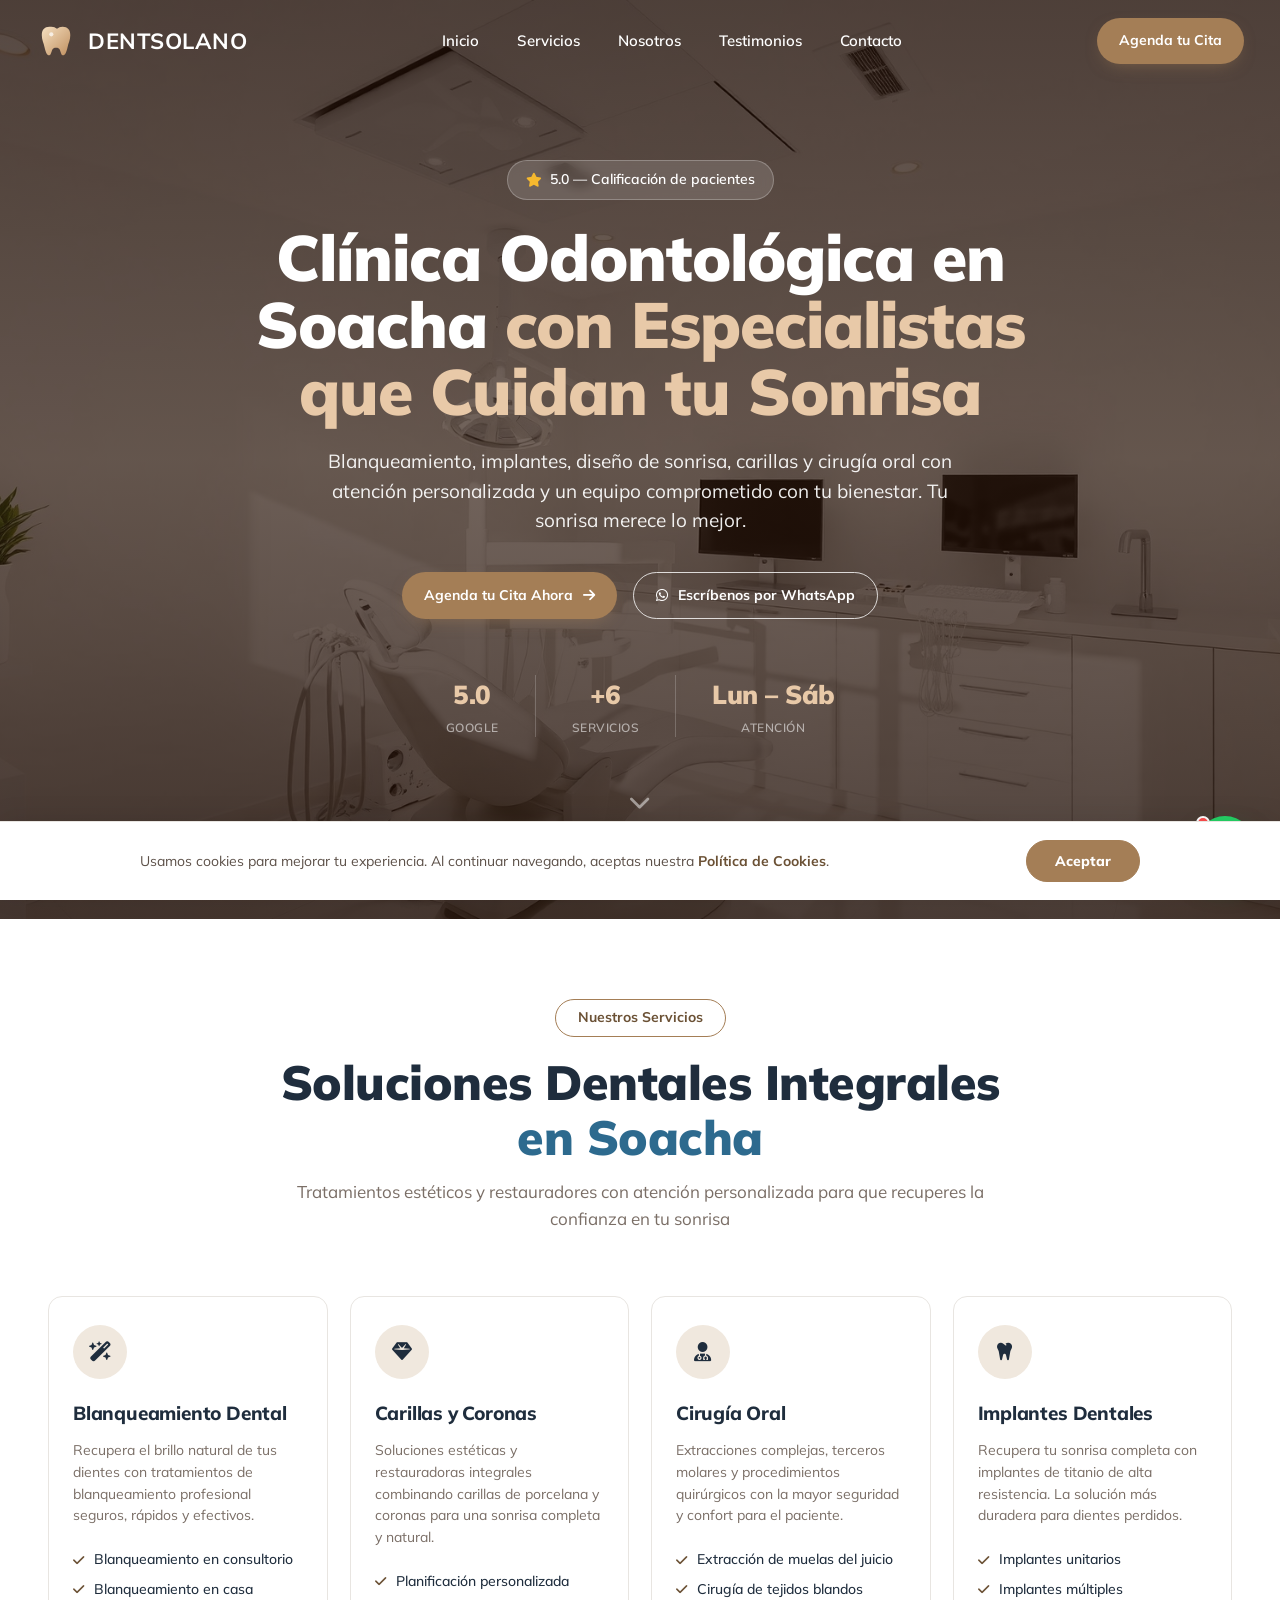
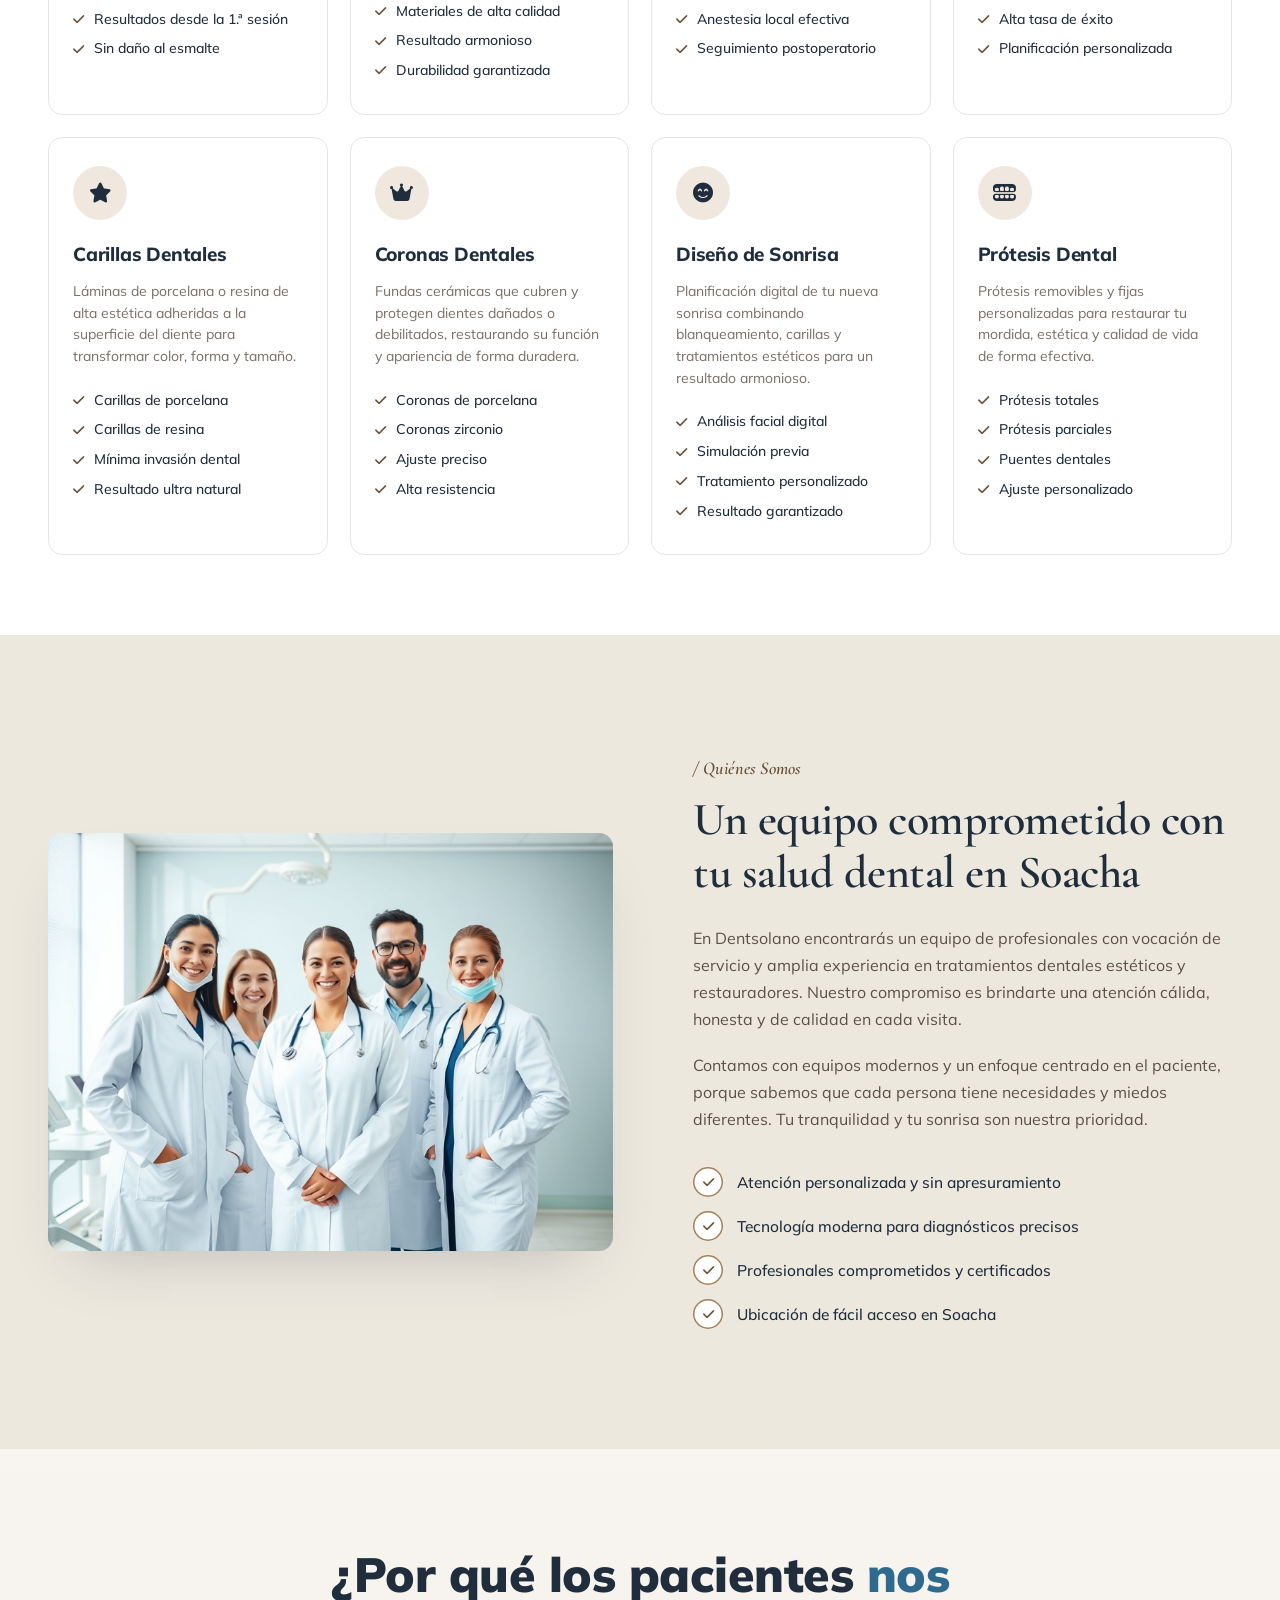
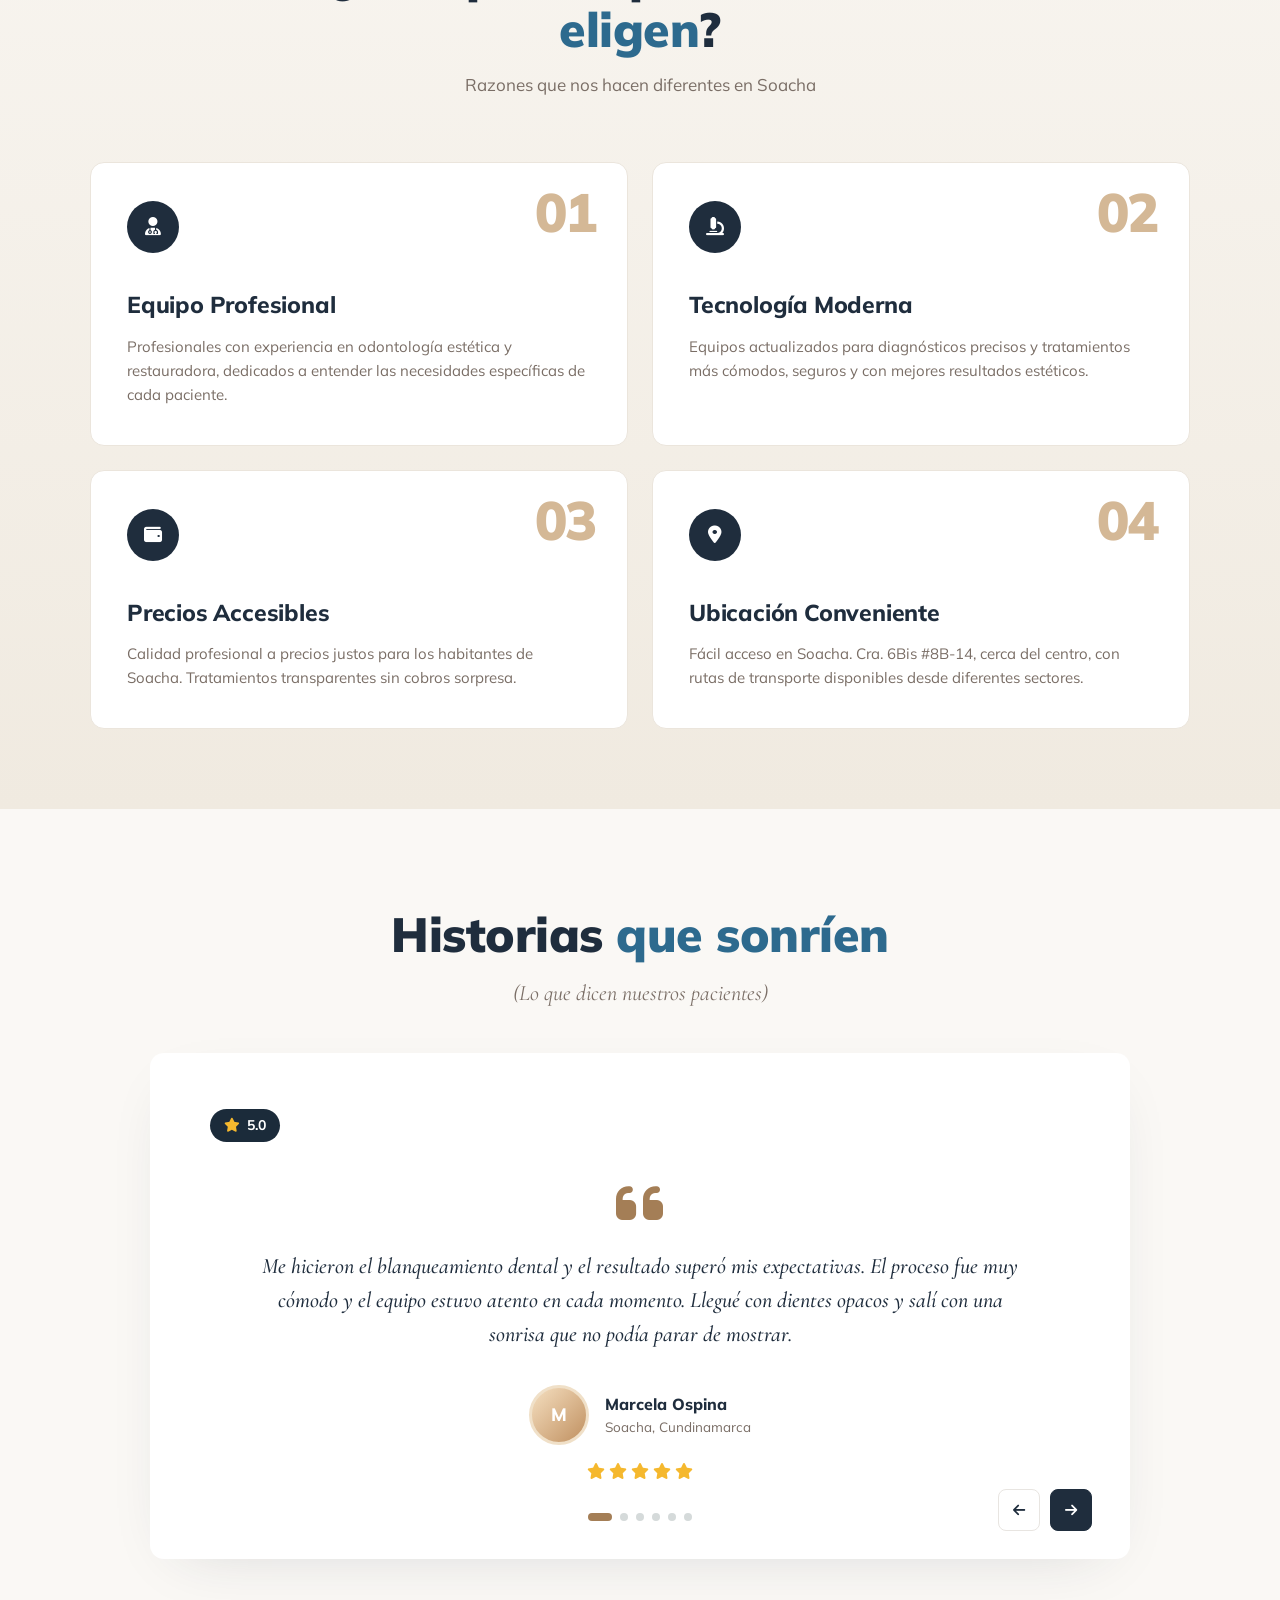
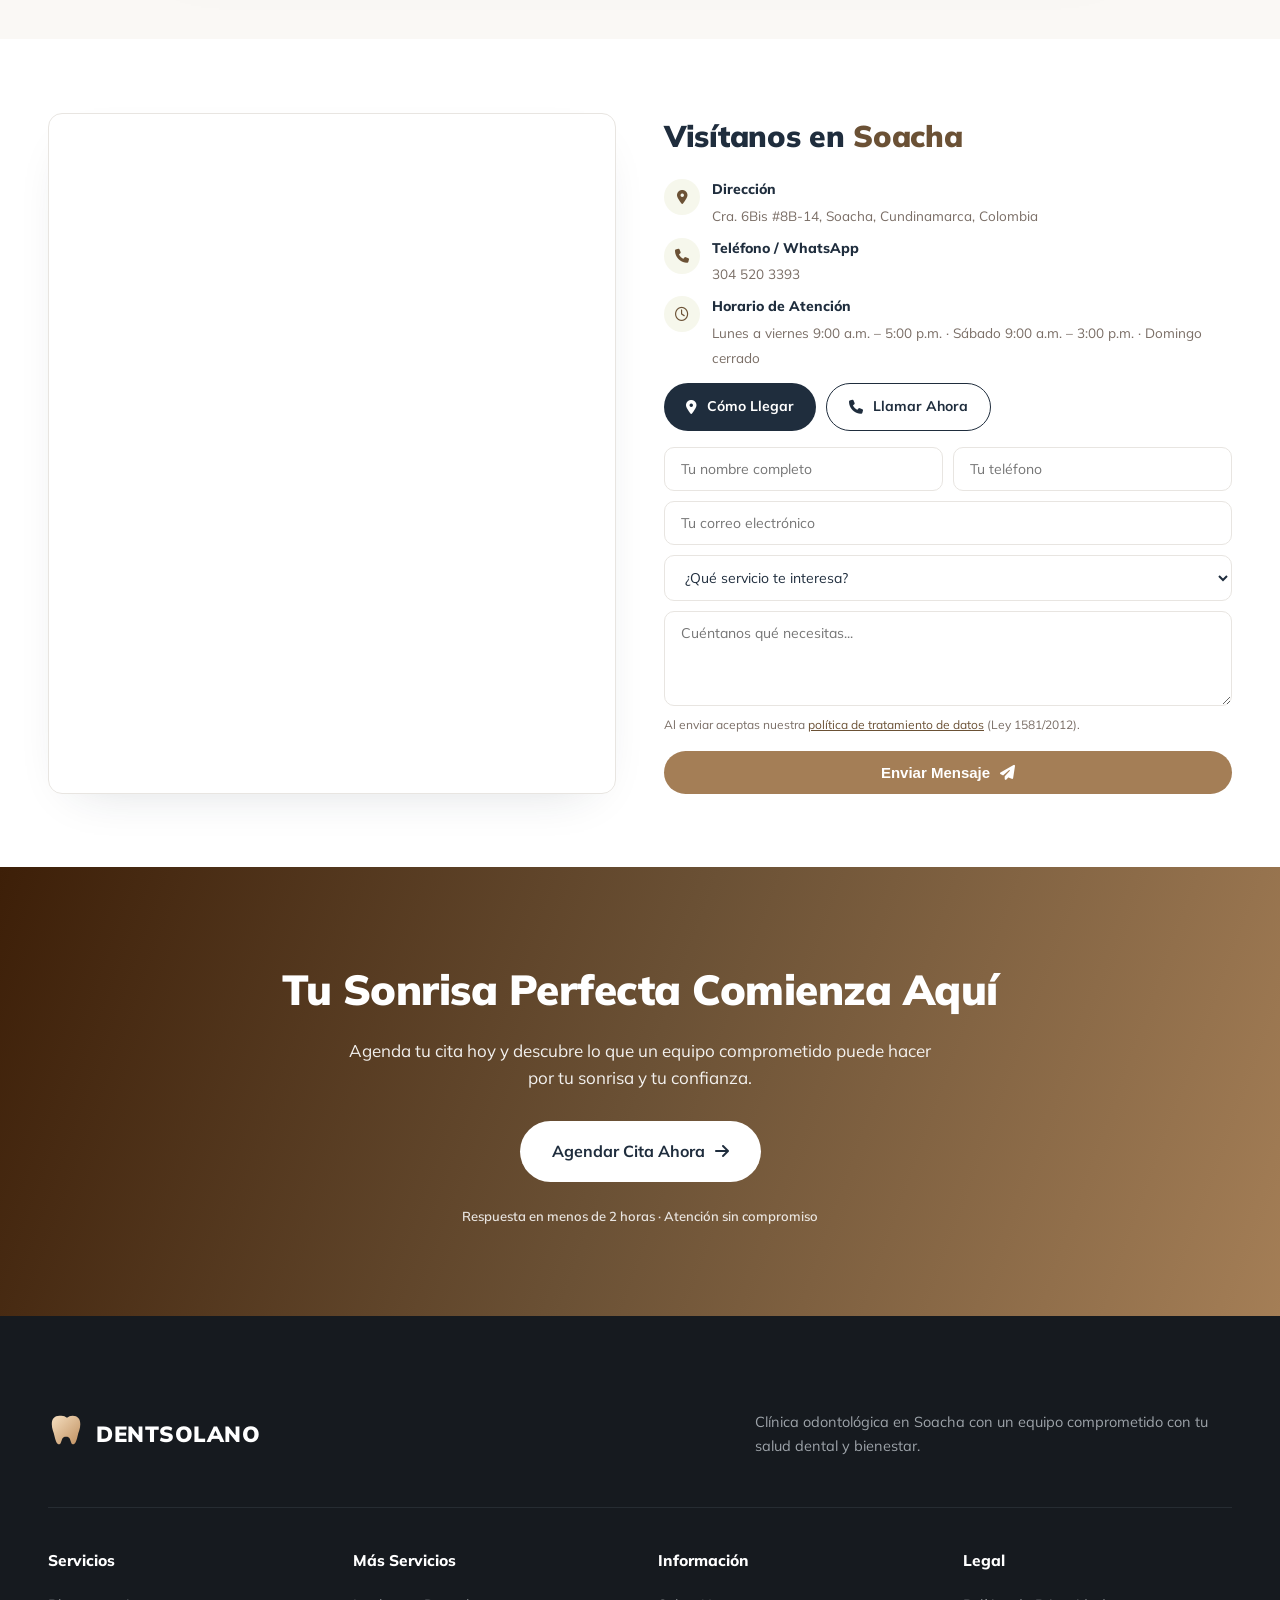
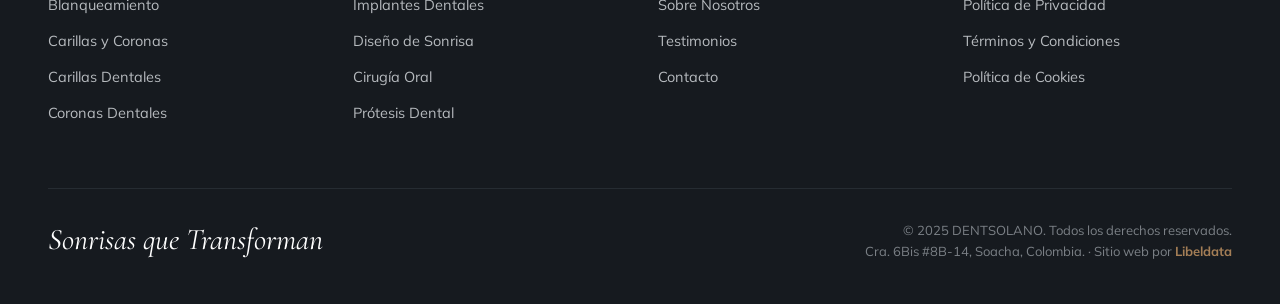
<file: index.html>
<!DOCTYPE html>
<html lang="es">
<head>
<meta charset="UTF-8" />
<meta name="viewport" content="width=device-width, initial-scale=1.0" />
<title>DENTSOLANO — Clínica Odontológica en Soacha</title>

<!-- ═══ SEO BÁSICO ═══ -->
<meta name="description" content="Clínica odontológica en Soacha con atención personalizada y tecnología moderna. Blanqueamiento, implantes, diseño de sonrisa, cirugía oral, carillas y prótesis dental. Agenda tu cita hoy."/>
<meta name="keywords" content="clínica odontológica Soacha, dentista Soacha, implantes Soacha, blanqueamiento dental Soacha, Dentsolano Soacha, diseño de sonrisa Soacha, carillas dentales Soacha, coronas dentales Soacha, prótesis dental Soacha, odontología Cundinamarca, dental implants Soacha, teeth whitening Soacha, dental crowns Soacha, smile design Soacha, veneers Soacha"/>
<meta name="author" content="Dentsolano"/>
<meta name="robots" content="index, follow"/>
<link rel="canonical" href="https://dentsolano.netlify.app/"/>

<!-- ═══ OPEN GRAPH ═══ -->
<meta property="og:type" content="website"/>
<meta property="og:url" content="https://dentsolano.netlify.app/"/>
<meta property="og:title" content="Dentsolano — Clínica Odontológica en Soacha"/>
<meta property="og:description" content="Transformamos tu sonrisa con atención personalizada y un equipo comprometido. Implantes, blanqueamiento, diseño de sonrisa y más en Soacha."/>
<meta property="og:image" content="https://dentsolano.netlify.app/img/hero.jpg"/>
<meta property="og:image:width" content="1200"/>
<meta property="og:image:height" content="630"/>
<meta property="og:locale" content="es_CO"/>
<meta property="og:site_name" content="Dentsolano"/>

<!-- ═══ TWITTER/X CARD ═══ -->
<meta name="twitter:card" content="summary_large_image"/>
<meta name="twitter:title" content="Dentsolano — Clínica Odontológica en Soacha"/>
<meta name="twitter:description" content="Transformamos tu sonrisa con atención personalizada y especialistas comprometidos en Soacha."/>
<meta name="twitter:image" content="https://dentsolano.netlify.app/img/hero.jpg"/>

<!-- ═══ GEO (SEO local) ═══ -->
<meta name="geo.region" content="CO-CUN"/>
<meta name="geo.placename" content="Soacha, Cundinamarca, Colombia"/>
<meta name="geo.position" content="4.5792;-74.2158"/>
<meta name="ICBM" content="4.5792, -74.2158"/>

<!-- Favicon Dentsolano -->
<link rel="icon" type="image/svg+xml" href="data:image/svg+xml,<svg xmlns='http://www.w3.org/2000/svg' viewBox='0 0 40 40'><rect width='40' height='40' rx='8' fill='%23a47e56'/><path d='M12 5 C 7 5, 4 8, 4 14 C 4 19, 6 22, 7 27 C 8 31, 9 35, 12 35 C 14 35, 14 30, 16 28 C 17 27, 18 27, 19 27 C 20 27, 21 27, 22 28 C 24 30, 24 35, 26 35 C 29 35, 30 31, 31 27 C 32 22, 34 19, 34 14 C 34 8, 31 5, 26 5 C 23 5, 22 6, 20 7 C 18 6, 17 5, 14 5 Z' fill='white'/></svg>"/>

<link rel="preconnect" href="https://fonts.googleapis.com">
<link rel="preconnect" href="https://fonts.gstatic.com" crossorigin>
<link href="https://fonts.googleapis.com/css2?family=Mulish:wght@400;500;600;700;800;900&family=Cormorant+Garamond:ital,wght@0,500;0,600;1,400;1,500;1,600&display=swap" rel="stylesheet">
<link rel="stylesheet" href="https://cdnjs.cloudflare.com/ajax/libs/font-awesome/6.5.0/css/all.min.css">
<link rel="stylesheet" href="css/main.css"/>
</head>
<body>

<!-- LOGO SVG gradient -->
<svg width="0" height="0" style="position:absolute;overflow:hidden" aria-hidden="true">
  <defs>
    <linearGradient id="toothGrad" x1="0%" y1="0%" x2="100%" y2="100%">
      <stop offset="0%" stop-color="#f5dfc0"/>
      <stop offset="100%" stop-color="#c09060"/>
    </linearGradient>
  </defs>
</svg>

<!-- ============ NAV ============ -->
<header class="nav">
  <div class="nav-inner">
    <a class="logo" href="#inicio">
      <span class="mark">
        <svg width="38" height="38" viewBox="0 0 40 40">
          <path d="M12 5 C 7 5, 4 8, 4 14 C 4 19, 6 22, 7 27 C 8 31, 9 35, 12 35 C 14 35, 14 30, 16 28 C 17 27, 18 27, 19 27 C 20 27, 21 27, 22 28 C 24 30, 24 35, 26 35 C 29 35, 30 31, 31 27 C 32 22, 34 19, 34 14 C 34 8, 31 5, 26 5 C 23 5, 22 6, 20 7 C 18 6, 17 5, 14 5 Z"
            fill="url(#toothGrad)"/>
          <circle cx="14" cy="13" r="2.2" fill="white" opacity=".7"/>
        </svg>
      </span>
      <span><strong>DENTSOLANO</strong></span>
    </a>
    <nav>
      <ul class="nav-links">
        <li><a href="#inicio">Inicio</a></li>
        <li><a href="#servicios">Servicios</a></li>
        <li><a href="#nosotros">Nosotros</a></li>
        <li><a href="#testimonios">Testimonios</a></li>
        <li><a href="#contacto">Contacto</a></li>
      </ul>
    </nav>
    <a href="#contacto" class="btn btn-teal nav-cta-btn">Agenda tu Cita</a>
    <button class="menu-btn" id="menuBtn" aria-label="Menú">
      <span></span><span></span><span></span>
    </button>
  </div>
  <div class="mobile-menu" id="mobileMenu">
    <a href="#inicio"      onclick="closeMobile()">Inicio</a>
    <a href="#servicios"   onclick="closeMobile()">Servicios</a>
    <a href="#nosotros"    onclick="closeMobile()">Nosotros</a>
    <a href="#testimonios" onclick="closeMobile()">Testimonios</a>
    <a href="#contacto"    onclick="closeMobile()">Contacto</a>
    <a href="#contacto" class="btn-mobile-cta" onclick="closeMobile()">Agenda tu Cita</a>
  </div>
</header>

<!-- ============ HERO ============ -->
<section id="inicio" class="hero" style="padding:0">
  <div class="hero-bg"></div>
  <div class="hero-overlay"></div>
  <div class="hero-content">
    <span class="badge"><i class="fa-solid fa-star star"></i> 5.0 — Calificación de pacientes</span>
    <h1>Clínica Odontológica en Soacha <span class="accent">con Especialistas que Cuidan tu Sonrisa</span></h1>
    <p class="lede">Blanqueamiento, implantes, diseño de sonrisa, carillas y cirugía oral con atención personalizada y un equipo comprometido con tu bienestar. Tu sonrisa merece lo mejor.</p>
    <div class="hero-ctas">
      <a href="#contacto" class="btn btn-teal">Agenda tu Cita Ahora <i class="fa-solid fa-arrow-right"></i></a>
      <a href="https://wa.me/573045203393" target="_blank" class="btn btn-outline-white"><i class="fa-brands fa-whatsapp"></i> Escríbenos por WhatsApp</a>
    </div>
    <div class="hero-stats">
      <div class="hero-stat"><span class="val">5.0</span><span class="lbl">Google</span></div>
      <div class="hero-stat"><span class="val">+6</span><span class="lbl">Servicios</span></div>
      <div class="hero-stat"><span class="val">Lun &ndash; Sáb</span><span class="lbl">Atención</span></div>
    </div>
    <a href="#servicios" id="hero-arrow" style="
      display:inline-block;margin-top:48px;color:rgba(255,255,255,.5);
      font-size:22px;text-decoration:none;
      animation:heroBounce 1.8s ease-in-out infinite;
      transition:color .2s;
    " aria-label="Ver servicios">
      <i class="fa-solid fa-chevron-down"></i>
    </a>
  </div>
</section>

<!-- ============ SERVICIOS ============ -->
<section id="servicios">
  <div class="container">
    <div class="section-head reveal">
      <span class="pill">Nuestros Servicios</span>
      <h2 class="h2">Soluciones Dentales Integrales <span class="accent-blue">en Soacha</span></h2>
      <p>Tratamientos estéticos y restauradores con atención personalizada para que recuperes la confianza en tu sonrisa</p>
    </div>

    <div class="services-grid">
      <div class="service-card reveal reveal-d1" id="svc-blanqueamiento">
        <div class="icon-bubble"><i class="fa-solid fa-wand-magic-sparkles"></i></div>
        <h3>Blanqueamiento Dental</h3>
        <p>Recupera el brillo natural de tus dientes con tratamientos de blanqueamiento profesional seguros, rápidos y efectivos.</p>
        <ul class="feat-list">
          <li><i class="fa-solid fa-check"></i> Blanqueamiento en consultorio</li>
          <li><i class="fa-solid fa-check"></i> Blanqueamiento en casa</li>
          <li><i class="fa-solid fa-check"></i> Resultados desde la 1.ª sesión</li>
          <li><i class="fa-solid fa-check"></i> Sin daño al esmalte</li>
        </ul>
      </div>

      <div class="service-card reveal reveal-d2" id="svc-carillas">
        <div class="icon-bubble"><i class="fa-solid fa-gem"></i></div>
        <h3>Carillas y Coronas</h3>
        <p>Soluciones estéticas y restauradoras integrales combinando carillas de porcelana y coronas para una sonrisa completa y natural.</p>
        <ul class="feat-list">
          <li><i class="fa-solid fa-check"></i> Planificación personalizada</li>
          <li><i class="fa-solid fa-check"></i> Materiales de alta calidad</li>
          <li><i class="fa-solid fa-check"></i> Resultado armonioso</li>
          <li><i class="fa-solid fa-check"></i> Durabilidad garantizada</li>
        </ul>
      </div>

      <div class="service-card reveal reveal-d3" id="svc-cirugia">
        <div class="icon-bubble"><i class="fa-solid fa-user-doctor"></i></div>
        <h3>Cirugía Oral</h3>
        <p>Extracciones complejas, terceros molares y procedimientos quirúrgicos con la mayor seguridad y confort para el paciente.</p>
        <ul class="feat-list">
          <li><i class="fa-solid fa-check"></i> Extracción de muelas del juicio</li>
          <li><i class="fa-solid fa-check"></i> Cirugía de tejidos blandos</li>
          <li><i class="fa-solid fa-check"></i> Anestesia local efectiva</li>
          <li><i class="fa-solid fa-check"></i> Seguimiento postoperatorio</li>
        </ul>
      </div>

      <div class="service-card reveal reveal-d4" id="svc-implantes">
        <div class="icon-bubble"><i class="fa-solid fa-tooth"></i></div>
        <h3>Implantes Dentales</h3>
        <p>Recupera tu sonrisa completa con implantes de titanio de alta resistencia. La solución más duradera para dientes perdidos.</p>
        <ul class="feat-list">
          <li><i class="fa-solid fa-check"></i> Implantes unitarios</li>
          <li><i class="fa-solid fa-check"></i> Implantes múltiples</li>
          <li><i class="fa-solid fa-check"></i> Alta tasa de éxito</li>
          <li><i class="fa-solid fa-check"></i> Planificación personalizada</li>
        </ul>
      </div>

      <div class="service-card reveal reveal-d1" id="svc-carillas-dentales">
        <div class="icon-bubble"><i class="fa-solid fa-star"></i></div>
        <h3>Carillas Dentales</h3>
        <p>Láminas de porcelana o resina de alta estética adheridas a la superficie del diente para transformar color, forma y tamaño.</p>
        <ul class="feat-list">
          <li><i class="fa-solid fa-check"></i> Carillas de porcelana</li>
          <li><i class="fa-solid fa-check"></i> Carillas de resina</li>
          <li><i class="fa-solid fa-check"></i> Mínima invasión dental</li>
          <li><i class="fa-solid fa-check"></i> Resultado ultra natural</li>
        </ul>
      </div>

      <div class="service-card reveal reveal-d2" id="svc-coronas">
        <div class="icon-bubble"><i class="fa-solid fa-crown"></i></div>
        <h3>Coronas Dentales</h3>
        <p>Fundas cerámicas que cubren y protegen dientes dañados o debilitados, restaurando su función y apariencia de forma duradera.</p>
        <ul class="feat-list">
          <li><i class="fa-solid fa-check"></i> Coronas de porcelana</li>
          <li><i class="fa-solid fa-check"></i> Coronas zirconio</li>
          <li><i class="fa-solid fa-check"></i> Ajuste preciso</li>
          <li><i class="fa-solid fa-check"></i> Alta resistencia</li>
        </ul>
      </div>

      <div class="service-card reveal reveal-d3" id="svc-diseno">
        <div class="icon-bubble"><i class="fa-solid fa-face-smile-beam"></i></div>
        <h3>Diseño de Sonrisa</h3>
        <p>Planificación digital de tu nueva sonrisa combinando blanqueamiento, carillas y tratamientos estéticos para un resultado armonioso.</p>
        <ul class="feat-list">
          <li><i class="fa-solid fa-check"></i> Análisis facial digital</li>
          <li><i class="fa-solid fa-check"></i> Simulación previa</li>
          <li><i class="fa-solid fa-check"></i> Tratamiento personalizado</li>
          <li><i class="fa-solid fa-check"></i> Resultado garantizado</li>
        </ul>
      </div>

      <div class="service-card reveal reveal-d4" id="svc-protesis">
        <div class="icon-bubble"><i class="fa-solid fa-teeth-open"></i></div>
        <h3>Prótesis Dental</h3>
        <p>Prótesis removibles y fijas personalizadas para restaurar tu mordida, estética y calidad de vida de forma efectiva.</p>
        <ul class="feat-list">
          <li><i class="fa-solid fa-check"></i> Prótesis totales</li>
          <li><i class="fa-solid fa-check"></i> Prótesis parciales</li>
          <li><i class="fa-solid fa-check"></i> Puentes dentales</li>
          <li><i class="fa-solid fa-check"></i> Ajuste personalizado</li>
        </ul>
      </div>
    </div>
  </div>
</section>

<!-- ============ NOSOTROS ============ -->
<section id="nosotros" class="nosotros">
  <div class="container">
    <div class="nosotros-grid reveal">
      <div>
        <img src="img/equipo.jpg" alt="Equipo Dentsolano Soacha" />
      </div>
      <div>
        <span class="small-eyebrow">/ Quiénes Somos</span>
        <h2>Un equipo comprometido con tu salud dental en Soacha</h2>
        <p>En Dentsolano encontrarás un equipo de profesionales con vocación de servicio y amplia experiencia en tratamientos dentales estéticos y restauradores. Nuestro compromiso es brindarte una atención cálida, honesta y de calidad en cada visita.</p>
        <p>Contamos con equipos modernos y un enfoque centrado en el paciente, porque sabemos que cada persona tiene necesidades y miedos diferentes. Tu tranquilidad y tu sonrisa son nuestra prioridad.</p>
        <ul class="check-list">
          <li><span class="ck"><i class="fa-solid fa-check"></i></span> Atención personalizada y sin apresuramiento</li>
          <li><span class="ck"><i class="fa-solid fa-check"></i></span> Tecnología moderna para diagnósticos precisos</li>
          <li><span class="ck"><i class="fa-solid fa-check"></i></span> Profesionales comprometidos y certificados</li>
          <li><span class="ck"><i class="fa-solid fa-check"></i></span> Ubicación de fácil acceso en Soacha</li>
        </ul>
      </div>
    </div>
  </div>
</section>

<!-- ============ POR QUÉ ============ -->
<section class="why">
  <div class="container">
    <div class="section-head reveal">
      <h2 class="h2">¿Por qué los pacientes <span class="accent-blue">nos eligen</span>?</h2>
      <p>Razones que nos hacen diferentes en Soacha</p>
    </div>

    <div class="why-grid">
      <div class="why-card reveal reveal-d1">
        <div class="num">01</div>
        <div class="ic"><i class="fa-solid fa-user-doctor"></i></div>
        <h3>Equipo Profesional</h3>
        <p>Profesionales con experiencia en odontología estética y restauradora, dedicados a entender las necesidades específicas de cada paciente.</p>
      </div>
      <div class="why-card reveal reveal-d2">
        <div class="num">02</div>
        <div class="ic"><i class="fa-solid fa-microscope"></i></div>
        <h3>Tecnología Moderna</h3>
        <p>Equipos actualizados para diagnósticos precisos y tratamientos más cómodos, seguros y con mejores resultados estéticos.</p>
      </div>
      <div class="why-card reveal reveal-d3">
        <div class="num">03</div>
        <div class="ic"><i class="fa-solid fa-wallet"></i></div>
        <h3>Precios Accesibles</h3>
        <p>Calidad profesional a precios justos para los habitantes de Soacha. Tratamientos transparentes sin cobros sorpresa.</p>
      </div>
      <div class="why-card reveal reveal-d4">
        <div class="num">04</div>
        <div class="ic"><i class="fa-solid fa-location-dot"></i></div>
        <h3>Ubicación Conveniente</h3>
        <p>Fácil acceso en Soacha. Cra. 6Bis #8B-14, cerca del centro, con rutas de transporte disponibles desde diferentes sectores.</p>
      </div>
    </div>
  </div>
</section>

<!-- ============ TESTIMONIOS ============ -->
<section id="testimonios" class="testimonios">
  <div class="container">
    <div class="section-head reveal">
      <h2 class="h2">Historias <span class="accent-blue">que sonríen</span></h2>
      <span class="test-eyebrow">(Lo que dicen nuestros pacientes)</span>
    </div>

    <div class="test-card" id="testCard">
      <span class="rating-pill"><i class="fa-solid fa-star star"></i> <span id="ratingNum">5.0</span></span>
      <div class="quote-mark"><i class="fa-solid fa-quote-left"></i></div>
      <p class="test-quote" id="testQuote">Me hicieron el blanqueamiento dental y el resultado superó mis expectativas. El proceso fue muy cómodo y el equipo estuvo atento en cada momento. Llegué con dientes opacos y salí con una sonrisa que no podía parar de mostrar.</p>
      <div class="test-person">
        <div class="test-avatar" id="testAvatar">M</div>
        <div>
          <div class="test-name" id="testName">Marcela Ospina</div>
          <div class="test-loc" id="testLoc">Soacha, Cundinamarca</div>
        </div>
      </div>
      <div class="stars" id="testStars">
        <i class="fa-solid fa-star"></i><i class="fa-solid fa-star"></i><i class="fa-solid fa-star"></i><i class="fa-solid fa-star"></i><i class="fa-solid fa-star"></i>
      </div>

      <div class="test-dots" id="testDots"></div>
      <div class="test-controls">
        <button class="test-btn" id="prevBtn" aria-label="Anterior"><i class="fa-solid fa-arrow-left"></i></button>
        <button class="test-btn active" id="nextBtn" aria-label="Siguiente"><i class="fa-solid fa-arrow-right"></i></button>
      </div>
    </div>
  </div>
</section>

<!-- ============ CONTACTO ============ -->
<section id="contacto" class="contacto">
  <div class="container">
    <div class="contacto-grid reveal">
      <div class="map-col">
        <div class="map-wrap">
          <iframe
            src="https://www.google.com/maps?q=Cra+6Bis+8B-14+Soacha+Cundinamarca+Colombia&output=embed"
            loading="lazy" allowfullscreen referrerpolicy="no-referrer-when-downgrade"
            title="Mapa Dentsolano Soacha"></iframe>
        </div>
      </div>
      <div>
        <h2>Visítanos en <span class="accent">Soacha</span></h2>

        <div class="info-row">
          <div class="info-ic"><i class="fa-solid fa-location-dot"></i></div>
          <div>
            <strong>Dirección</strong>
            <span>Cra. 6Bis #8B-14, Soacha, Cundinamarca, Colombia</span>
          </div>
        </div>
        <div class="info-row">
          <div class="info-ic"><i class="fa-solid fa-phone"></i></div>
          <div>
            <strong>Teléfono / WhatsApp</strong>
            <span>304 520 3393</span>
          </div>
        </div>
        <div class="info-row">
          <div class="info-ic"><i class="fa-regular fa-clock"></i></div>
          <div>
            <strong>Horario de Atención</strong>
            <span>Lunes a viernes 9:00 a.m. – 5:00 p.m. · Sábado 9:00 a.m. – 3:00 p.m. · Domingo cerrado</span>
          </div>
        </div>

        <div class="ct-cta">
          <a href="https://www.google.com/maps/dir/?api=1&destination=Cra.+6Bis+%238B-14,+Soacha,+Cundinamarca,+Colombia" target="_blank" class="btn btn-navy"><i class="fa-solid fa-location-dot"></i> Cómo Llegar</a>
          <a href="tel:+573045203393" target="_blank" class="btn btn-outline-navy"><i class="fa-solid fa-phone"></i> Llamar Ahora</a>
        </div>

        <form class="form-grid" action="https://formspree.io/f/XXXXXXXX" method="POST" onsubmit="return handleSubmit(event)">
          <input type="text" name="nombre" class="input" placeholder="Tu nombre completo" required />
          <input type="tel" name="telefono" class="input" placeholder="Tu teléfono" required />
          <input type="email" name="email" class="input full" placeholder="Tu correo electrónico" required />
          <select name="servicio" class="select full" required>
            <option value="">¿Qué servicio te interesa?</option>
            <option>Blanqueamiento dental</option>
            <option>Carillas y coronas</option>
            <option>Carillas dentales</option>
            <option>Coronas dentales</option>
            <option>Cirugía oral</option>
            <option>Implantes dentales</option>
            <option>Diseño de sonrisa</option>
            <option>Prótesis dental</option>
          </select>
          <textarea name="mensaje" class="textarea full" placeholder="Cuéntanos qué necesitas..."></textarea>
          <p class="full" style="margin:0;font-size:12px;color:var(--muted);">Al enviar aceptas nuestra <a href="politica-privacidad.html" style="color:var(--teal-700);text-decoration:underline;">política de tratamiento de datos</a> (Ley 1581/2012).</p>
          <button type="submit" class="send-btn full">Enviar Mensaje <i class="fa-solid fa-paper-plane"></i></button>
        </form>
      </div>
    </div>
  </div>
</section>

<!-- ============ CTA BAND ============ -->
<section class="cta-band" style="padding:90px 24px">
  <div class="reveal">
    <h2>Tu Sonrisa Perfecta Comienza Aquí</h2>
    <p>Agenda tu cita hoy y descubre lo que un equipo comprometido puede hacer por tu sonrisa y tu confianza.</p>
    <a href="#contacto" class="btn btn-white">Agendar Cita Ahora <i class="fa-solid fa-arrow-right"></i></a>
    <div class="cta-meta">Respuesta en menos de 2 horas · Atención sin compromiso</div>
  </div>
</section>

<!-- ============ FOOTER ============ -->
<footer>
  <div class="container">
    <div class="ft-top">
      <div class="ft-logo">
        <span class="mark">
          <svg width="38" height="38" viewBox="0 0 40 40">
            <path d="M12 5 C 7 5, 4 8, 4 14 C 4 19, 6 22, 7 27 C 8 31, 9 35, 12 35 C 14 35, 14 30, 16 28 C 17 27, 18 27, 19 27 C 20 27, 21 27, 22 28 C 24 30, 24 35, 26 35 C 29 35, 30 31, 31 27 C 32 22, 34 19, 34 14 C 34 8, 31 5, 26 5 C 23 5, 22 6, 20 7 C 18 6, 17 5, 14 5 Z"
              fill="url(#toothGrad)"/>
          </svg>
        </span>
        <span class="name">DENTSOLANO</span>
      </div>
      <p class="ft-tag">Clínica odontológica en Soacha con un equipo comprometido con tu salud dental y bienestar.</p>
    </div>

    <div class="ft-cols">
      <div>
        <h4>Servicios</h4>
        <ul>
          <li><a href="#svc-blanqueamiento">Blanqueamiento</a></li>
          <li><a href="#svc-carillas">Carillas y Coronas</a></li>
          <li><a href="#svc-carillas-dentales">Carillas Dentales</a></li>
          <li><a href="#svc-coronas">Coronas Dentales</a></li>
        </ul>
      </div>
      <div>
        <h4>Más Servicios</h4>
        <ul>
          <li><a href="#svc-implantes">Implantes Dentales</a></li>
          <li><a href="#svc-diseno">Diseño de Sonrisa</a></li>
          <li><a href="#svc-cirugia">Cirugía Oral</a></li>
          <li><a href="#svc-protesis">Prótesis Dental</a></li>
        </ul>
      </div>
      <div>
        <h4>Información</h4>
        <ul>
          <li><a href="#nosotros">Sobre Nosotros</a></li>
          <li><a href="#testimonios">Testimonios</a></li>
          <li><a href="#contacto">Contacto</a></li>
        </ul>
      </div>
      <div>
        <h4>Legal</h4>
        <ul>
          <li><a href="politica-privacidad.html">Política de Privacidad</a></li>
          <li><a href="terminos-condiciones.html">Términos y Condiciones</a></li>
          <li><a href="politica-privacidad.html#cookies">Política de Cookies</a></li>
        </ul>
      </div>
    </div>

    <div class="ft-bottom">
      <span class="ft-script">Sonrisas que Transforman</span>
      <span class="ft-cr">© 2025 DENTSOLANO. Todos los derechos reservados.<br/>Cra. 6Bis #8B-14, Soacha, Colombia. · Sitio web por <a href="#" class="libeldata-link" style="color:var(--teal);font-weight:700;">Libeldata</a></span>
    </div>
  </div>
</footer>

<!-- ============ SCROLL TO TOP ============ -->
<button id="scroll-top" aria-label="Volver arriba" style="
  position:fixed;bottom:26px;left:26px;z-index:40;
  width:46px;height:46px;border-radius:50%;
  background:rgba(31,45,61,.75);color:#fff;border:none;cursor:pointer;
  display:grid;place-items:center;font-size:18px;
  box-shadow:0 4px 16px rgba(0,0,0,.2);
  opacity:0;pointer-events:none;
  transition:opacity .3s, transform .3s, background .2s;
  backdrop-filter:blur(4px);
">
  <i class="fa-solid fa-chevron-up"></i>
</button>

<!-- WhatsApp FAB -->
<a class="wa-fab" href="https://wa.me/573045203393" target="_blank" aria-label="WhatsApp">
  <span class="badge-dot"></span>
  <i class="fa-brands fa-whatsapp"></i>
</a>

<script src="js/main.js"></script>

<!-- ============ COOKIE BANNER ============ -->
<div id="cookie-banner" style="
  position:fixed;bottom:0;left:0;right:0;z-index:999;
  background:#fff;border-top:1px solid #E8E5E1;
  padding:18px 24px;
  box-shadow:0 -4px 24px rgba(0,0,0,.08);
  font-family:'Mulish',sans-serif;font-size:14px;color:#5C5048;
  transform:translateY(100%);transition:transform .4s ease;
">
  <div style="max-width:1000px;margin:0 auto;display:flex;align-items:center;justify-content:space-between;gap:80px;">
    <p style="margin:0;line-height:1.5;">
      Usamos cookies para mejorar tu experiencia. Al continuar navegando, aceptas nuestra
      <a href="politica-privacidad.html#cookies" style="color:var(--teal-700);font-weight:700;text-decoration:none;transition:color .2s, text-decoration .2s;"
         onmouseover="this.style.color='#1F2D3D';this.style.textDecoration='underline';"
         onmouseout="this.style.color='#6b5135';this.style.textDecoration='none';"
      >Política de Cookies</a>.
    </p>
    <button id="cookie-accept">Aceptar</button>
  </div>
</div>

<script>
  (function(){
    var banner = document.getElementById('cookie-banner');
    if(!localStorage.getItem('cookiesDentsolano')){
      setTimeout(function(){ banner.style.transform = 'translateY(0)'; }, 800);
    }
    document.getElementById('cookie-accept').addEventListener('click', function(){
      localStorage.setItem('cookiesDentsolano','true');
      banner.style.transform = 'translateY(100%)';
    });
  })();

  function closeMobile(){
    document.getElementById('menuBtn').classList.remove('open');
    document.getElementById('mobileMenu').classList.remove('open');
  }
</script>

</body>
</html>
</file>
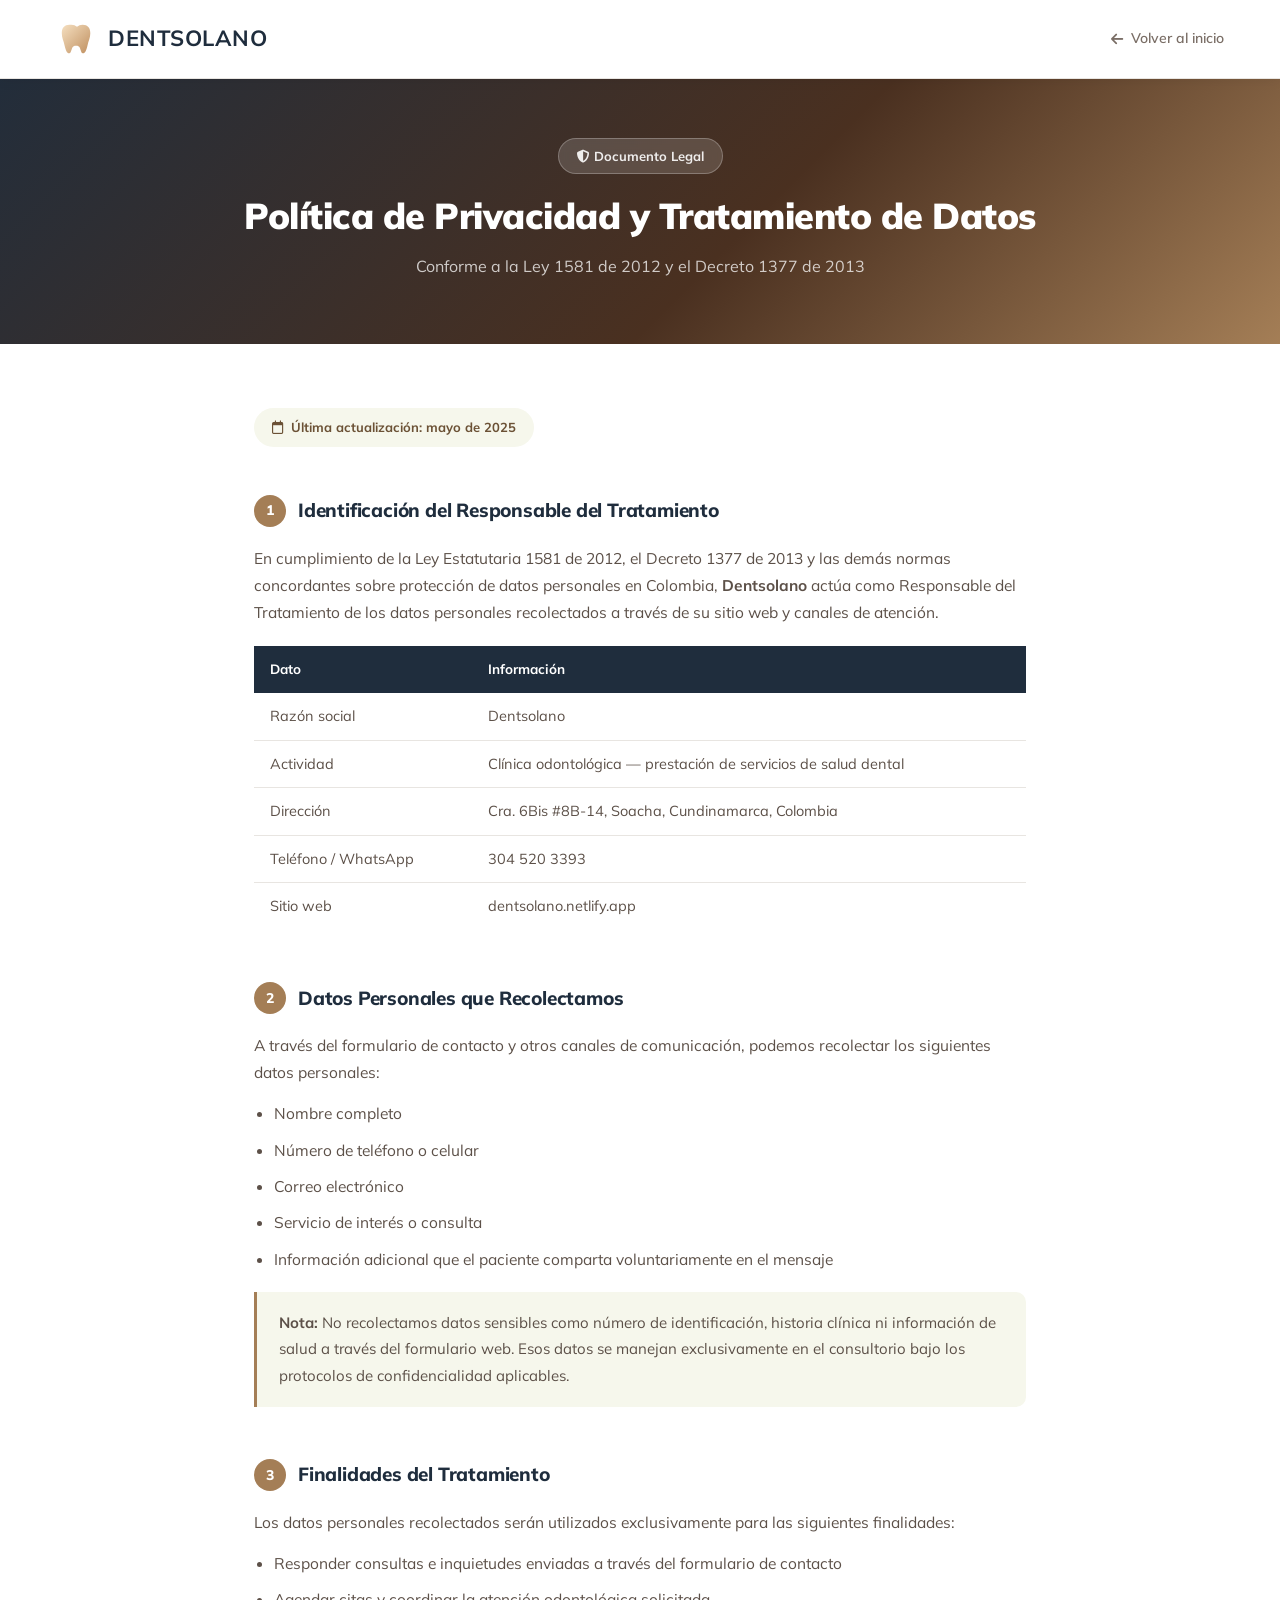
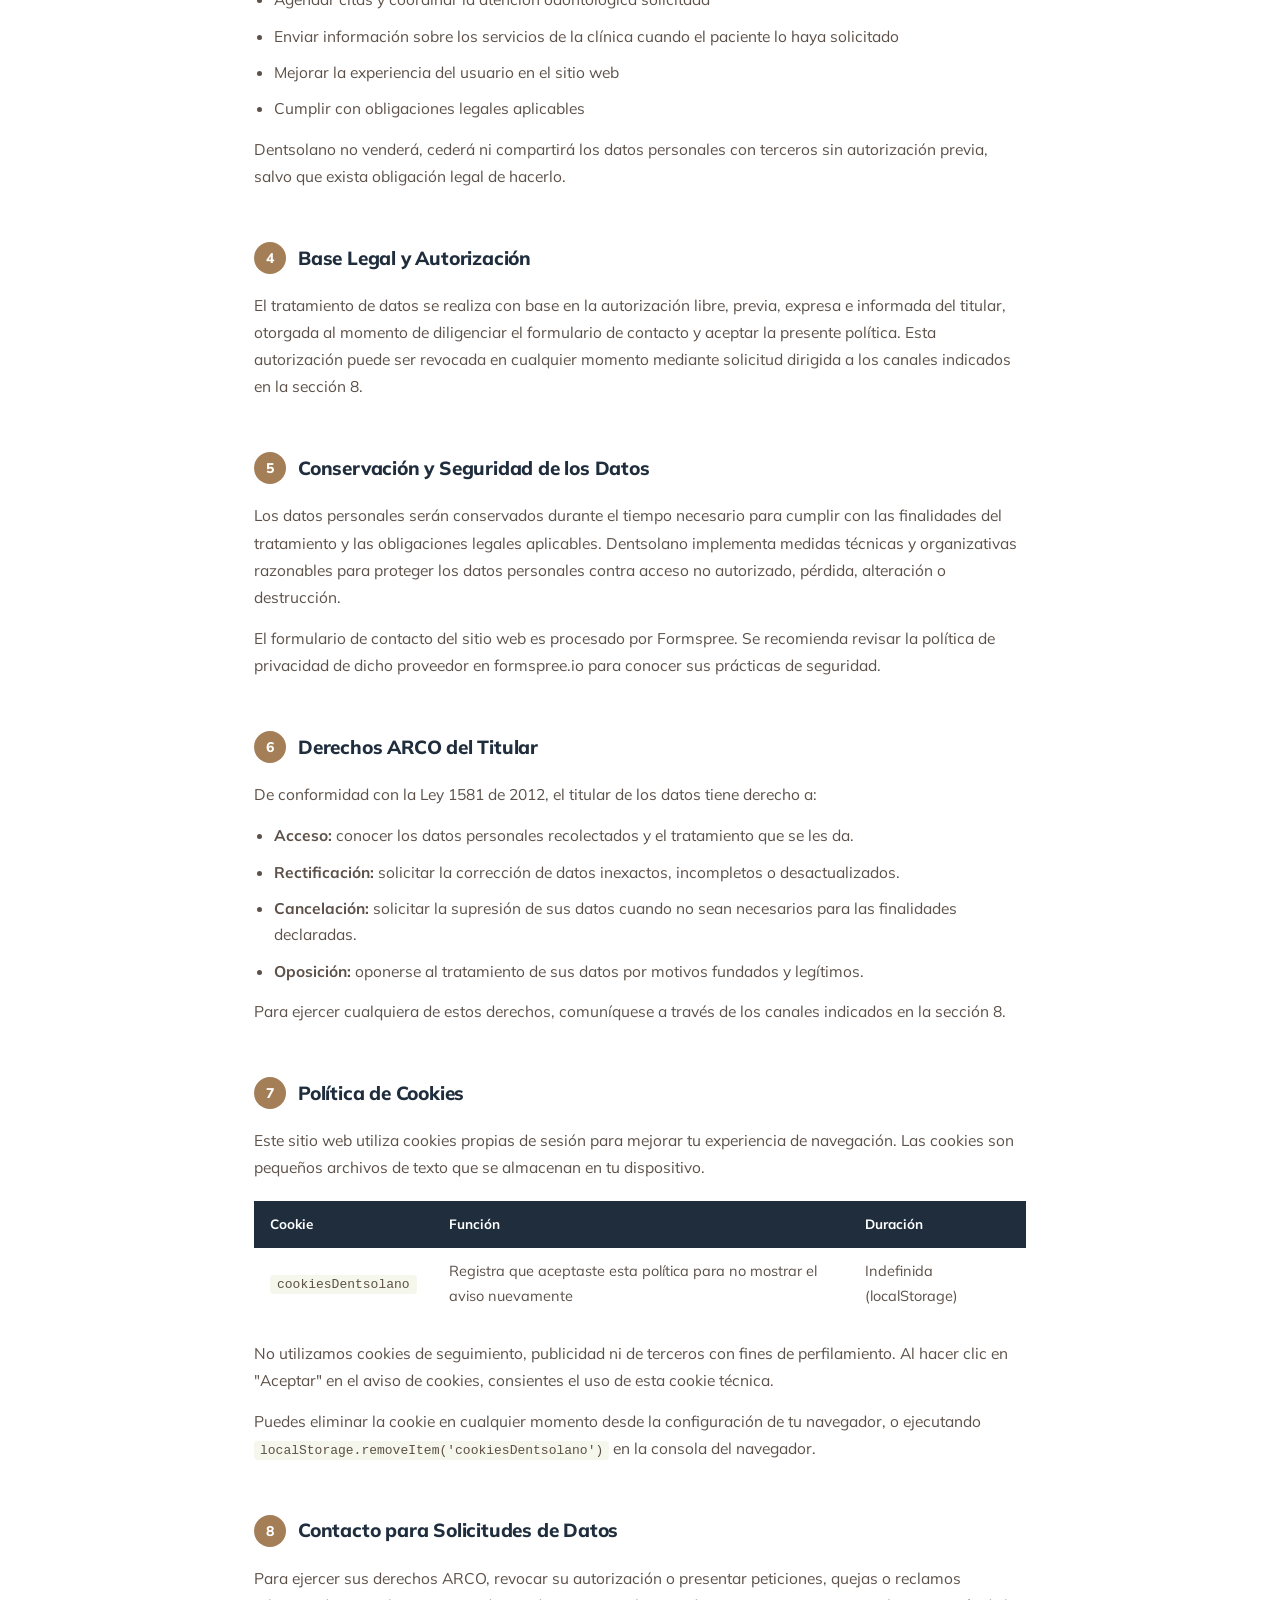
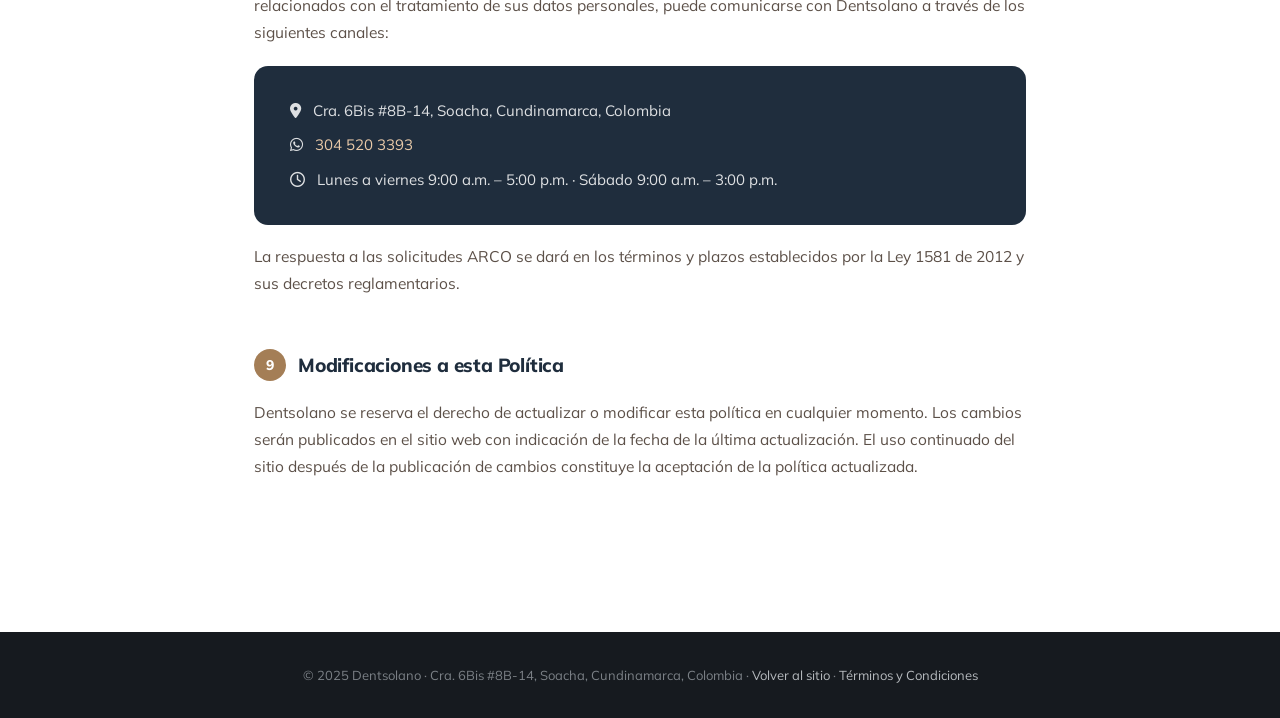
<file: politica-privacidad.html>
<!DOCTYPE html>
<html lang="es">
<head>
<meta charset="UTF-8"/>
<meta name="viewport" content="width=device-width, initial-scale=1.0"/>
<title>Política de Privacidad y Tratamiento de Datos — Dentsolano</title>
<meta name="description" content="Política de tratamiento de datos personales de Dentsolano conforme a la Ley 1581 de 2012."/>
<meta name="robots" content="noindex, follow"/>
<link rel="preconnect" href="https://fonts.googleapis.com">
<link rel="preconnect" href="https://fonts.gstatic.com" crossorigin>
<link href="https://fonts.googleapis.com/css2?family=Mulish:wght@400;500;600;700;800;900&family=Cormorant+Garamond:ital,wght@0,500;0,600;1,400;1,500&display=swap" rel="stylesheet">
<link rel="stylesheet" href="https://cdnjs.cloudflare.com/ajax/libs/font-awesome/6.5.0/css/all.min.css">
<link rel="icon" type="image/svg+xml" href="data:image/svg+xml,<svg xmlns='http://www.w3.org/2000/svg' viewBox='0 0 40 40'><rect width='40' height='40' rx='8' fill='%23a47e56'/><path d='M12 5 C 7 5, 4 8, 4 14 C 4 19, 6 22, 7 27 C 8 31, 9 35, 12 35 C 14 35, 14 30, 16 28 C 17 27, 18 27, 19 27 C 20 27, 21 27, 22 28 C 24 30, 24 35, 26 35 C 29 35, 30 31, 31 27 C 32 22, 34 19, 34 14 C 34 8, 31 5, 26 5 C 23 5, 22 6, 20 7 C 18 6, 17 5, 14 5 Z' fill='white'/></svg>"/>
<style>
  :root{
    --teal:#a47e56;--teal-600:#8a6843;--teal-700:#6b5135;--teal-soft:#f6f7ec;
    --navy:#1F2D3D;--body:#5C5048;--muted:#7A6E66;
    --line:#E8E5E1;--bg:#FFFFFF;
  }
  *{box-sizing:border-box;margin:0;padding:0}
  html{scroll-behavior:smooth;overflow-x:hidden;}
  body{font-family:'Mulish',sans-serif;color:var(--body);background:var(--bg);line-height:1.7;-webkit-font-smoothing:antialiased;overflow-x:hidden;max-width:100vw;}
  a{color:var(--teal-700);text-decoration:none;transition:color .2s;}
  a:hover{color:var(--navy);text-decoration:underline;}
  .nav{position:fixed;top:0;left:0;right:0;z-index:9999;background:#fff;border-bottom:1px solid var(--line);box-shadow:0 2px 12px rgba(0,0,0,.06);}
  .nav-inner{display:flex;align-items:center;justify-content:space-between;padding:18px 36px;max-width:1240px;margin:0 auto;}
  .logo{display:flex;align-items:center;gap:10px;font-weight:900;color:var(--navy);font-size:22px;letter-spacing:.5px;text-decoration:none;}
  .logo:hover{text-decoration:none;color:var(--navy);}
  .logo .mark{width:42px;height:42px;display:grid;place-items:center;}
  .nav-back{display:inline-flex;align-items:center;gap:8px;color:var(--muted);font-size:14px;font-weight:600;transition:color .2s;white-space:nowrap;}
  .nav-back:hover{color:var(--teal-700);text-decoration:none;}
  .legal-hero{background:linear-gradient(135deg,#1F2D3D 0%,#4a3020 60%,#a47e56 100%);padding-top:calc(74px + 64px);padding-bottom:64px;padding-left:24px;padding-right:24px;text-align:center;color:#fff;margin-top:0;}
  .legal-hero .tag{display:inline-block;background:rgba(255,255,255,.15);border:1px solid rgba(255,255,255,.25);color:rgba(255,255,255,.9);font-size:13px;font-weight:700;padding:6px 18px;border-radius:999px;margin-bottom:20px;backdrop-filter:blur(6px);}
  .legal-hero h1{font-family:'Mulish',sans-serif;font-size:36px;font-weight:900;line-height:1.2;margin-bottom:16px;letter-spacing:-.5px;}
  .legal-hero p{font-size:16px;color:rgba(255,255,255,.75);max-width:560px;margin:0 auto;}
  .legal-wrap{max-width:820px;margin:0 auto;padding:64px 24px 100px;}
  .update-badge{display:inline-flex;align-items:center;gap:8px;background:var(--teal-soft);color:var(--teal-700);font-size:13px;font-weight:700;padding:8px 18px;border-radius:999px;margin-bottom:48px;}
  .section{margin-bottom:52px;}
  .section-num{display:inline-flex;align-items:center;justify-content:center;width:32px;height:32px;border-radius:50%;background:var(--teal);color:#fff;font-weight:800;font-size:14px;flex-shrink:0;margin-right:12px;}
  .section h2{display:flex;align-items:center;font-family:'Mulish',sans-serif;font-size:19px;font-weight:800;color:var(--navy);margin-bottom:18px;line-height:1.3;letter-spacing:-.2px;}
  .section p{font-size:15.5px;color:var(--body);margin-bottom:14px;line-height:1.75;}
  .section p:last-child{margin-bottom:0;}
  .section ul{margin:12px 0 14px 20px;display:flex;flex-direction:column;gap:10px;}
  .section ul li{font-size:15.5px;color:var(--body);}
  .table-wrap{overflow-x:auto;-webkit-overflow-scrolling:touch;margin:20px 0;}
  .data-table{width:100%;border-collapse:collapse;font-size:14.5px;}
  .data-table th{background:var(--navy);color:#fff;padding:12px 16px;text-align:left;font-weight:700;font-size:13.5px;}
  .data-table td{padding:11px 16px;border-bottom:1px solid var(--line);color:var(--body);}
  .data-table tr:last-child td{border-bottom:none;}
  .data-table tr:hover td{background:var(--teal-soft);}
  .highlight{background:var(--teal-soft);border-left:3px solid var(--teal);border-radius:0 10px 10px 0;padding:18px 22px;margin:20px 0;}
  .highlight p{margin:0;font-size:15px;}
  .contact-box{background:var(--navy);color:#fff;border-radius:14px;padding:32px 36px;margin-top:20px;}
  .contact-box p{color:rgba(255,255,255,.85);margin-bottom:8px;font-size:15px;}
  .contact-box a{color:#e8c9a8;}
  @keyframes cookieHighlight{
    0%  { background:transparent; }
    20% { background:rgba(164,126,86,.28); box-shadow:0 0 0 6px rgba(164,126,86,.18); border-radius:10px; }
    50% { background:rgba(164,126,86,.12); }
    80% { background:rgba(164,126,86,.25); box-shadow:0 0 0 6px rgba(164,126,86,.15); border-radius:10px; }
    100%{ background:transparent; box-shadow:none; }
  }
  .cookie-flash{ animation:cookieHighlight 2.2s ease forwards; }
  #cookies{ scroll-margin-top:80px; }
  .legal-footer{background:#161A1F;color:#7B8086;text-align:center;padding:32px 24px;font-size:13px;}
  .legal-footer a{color:#B6BABE;transition:color .2s;}
  .legal-footer a:hover{color:var(--teal);}
  @media(max-width:640px){
    .nav-inner{padding:14px 18px;}
    .logo{font-size:16px;}
    .logo .mark{width:28px;height:28px;}
    .legal-hero h1{font-size:26px;}
    .legal-wrap{padding:48px 20px 80px;}
  }
</style>
</head>
<body>

<svg width="0" height="0" style="position:absolute;overflow:hidden" aria-hidden="true">
  <defs>
    <linearGradient id="toothGrad" x1="0%" y1="0%" x2="100%" y2="100%">
      <stop offset="0%" stop-color="#f5dfc0"/>
      <stop offset="100%" stop-color="#c09060"/>
    </linearGradient>
  </defs>
</svg>

<header class="nav">
  <div class="nav-inner">
    <a href="index.html" class="logo">
      <span class="mark">
        <svg width="38" height="38" viewBox="0 0 40 40">
          <path d="M12 5 C 7 5, 4 8, 4 14 C 4 19, 6 22, 7 27 C 8 31, 9 35, 12 35 C 14 35, 14 30, 16 28 C 17 27, 18 27, 19 27 C 20 27, 21 27, 22 28 C 24 30, 24 35, 26 35 C 29 35, 30 31, 31 27 C 32 22, 34 19, 34 14 C 34 8, 31 5, 26 5 C 23 5, 22 6, 20 7 C 18 6, 17 5, 14 5 Z" fill="url(#toothGrad)"/>
        </svg>
      </span>
      <strong>DENTSOLANO</strong>
    </a>
    <a href="index.html" class="nav-back"><i class="fa-solid fa-arrow-left"></i> Volver al inicio</a>
  </div>
</header>

<div class="legal-hero">
  <span class="tag"><i class="fa-solid fa-shield-halved"></i> Documento Legal</span>
  <h1>Política de Privacidad y Tratamiento de Datos</h1>
  <p>Conforme a la Ley 1581 de 2012 y el Decreto 1377 de 2013</p>
</div>

<div class="legal-wrap">

  <span class="update-badge"><i class="fa-regular fa-calendar"></i> Última actualización: mayo de 2025</span>

  <div class="section">
    <h2><span class="section-num">1</span>Identificación del Responsable del Tratamiento</h2>
    <p>En cumplimiento de la Ley Estatutaria 1581 de 2012, el Decreto 1377 de 2013 y las demás normas concordantes sobre protección de datos personales en Colombia, <strong>Dentsolano</strong> actúa como Responsable del Tratamiento de los datos personales recolectados a través de su sitio web y canales de atención.</p>
    <div class="table-wrap">
      <table class="data-table">
        <tr><th>Dato</th><th>Información</th></tr>
        <tr><td>Razón social</td><td>Dentsolano</td></tr>
        <tr><td>Actividad</td><td>Clínica odontológica — prestación de servicios de salud dental</td></tr>
        <tr><td>Dirección</td><td>Cra. 6Bis #8B-14, Soacha, Cundinamarca, Colombia</td></tr>
        <tr><td>Teléfono / WhatsApp</td><td>304 520 3393</td></tr>
        <tr><td>Sitio web</td><td>dentsolano.netlify.app</td></tr>
      </table>
    </div>
  </div>

  <div class="section">
    <h2><span class="section-num">2</span>Datos Personales que Recolectamos</h2>
    <p>A través del formulario de contacto y otros canales de comunicación, podemos recolectar los siguientes datos personales:</p>
    <ul>
      <li>Nombre completo</li>
      <li>Número de teléfono o celular</li>
      <li>Correo electrónico</li>
      <li>Servicio de interés o consulta</li>
      <li>Información adicional que el paciente comparta voluntariamente en el mensaje</li>
    </ul>
    <div class="highlight">
      <p><strong>Nota:</strong> No recolectamos datos sensibles como número de identificación, historia clínica ni información de salud a través del formulario web. Esos datos se manejan exclusivamente en el consultorio bajo los protocolos de confidencialidad aplicables.</p>
    </div>
  </div>

  <div class="section">
    <h2><span class="section-num">3</span>Finalidades del Tratamiento</h2>
    <p>Los datos personales recolectados serán utilizados exclusivamente para las siguientes finalidades:</p>
    <ul>
      <li>Responder consultas e inquietudes enviadas a través del formulario de contacto</li>
      <li>Agendar citas y coordinar la atención odontológica solicitada</li>
      <li>Enviar información sobre los servicios de la clínica cuando el paciente lo haya solicitado</li>
      <li>Mejorar la experiencia del usuario en el sitio web</li>
      <li>Cumplir con obligaciones legales aplicables</li>
    </ul>
    <p>Dentsolano no venderá, cederá ni compartirá los datos personales con terceros sin autorización previa, salvo que exista obligación legal de hacerlo.</p>
  </div>

  <div class="section">
    <h2><span class="section-num">4</span>Base Legal y Autorización</h2>
    <p>El tratamiento de datos se realiza con base en la autorización libre, previa, expresa e informada del titular, otorgada al momento de diligenciar el formulario de contacto y aceptar la presente política. Esta autorización puede ser revocada en cualquier momento mediante solicitud dirigida a los canales indicados en la sección 8.</p>
  </div>

  <div class="section">
    <h2><span class="section-num">5</span>Conservación y Seguridad de los Datos</h2>
    <p>Los datos personales serán conservados durante el tiempo necesario para cumplir con las finalidades del tratamiento y las obligaciones legales aplicables. Dentsolano implementa medidas técnicas y organizativas razonables para proteger los datos personales contra acceso no autorizado, pérdida, alteración o destrucción.</p>
    <p>El formulario de contacto del sitio web es procesado por Formspree. Se recomienda revisar la política de privacidad de dicho proveedor en formspree.io para conocer sus prácticas de seguridad.</p>
  </div>

  <div class="section">
    <h2><span class="section-num">6</span>Derechos ARCO del Titular</h2>
    <p>De conformidad con la Ley 1581 de 2012, el titular de los datos tiene derecho a:</p>
    <ul>
      <li><strong>Acceso:</strong> conocer los datos personales recolectados y el tratamiento que se les da.</li>
      <li><strong>Rectificación:</strong> solicitar la corrección de datos inexactos, incompletos o desactualizados.</li>
      <li><strong>Cancelación:</strong> solicitar la supresión de sus datos cuando no sean necesarios para las finalidades declaradas.</li>
      <li><strong>Oposición:</strong> oponerse al tratamiento de sus datos por motivos fundados y legítimos.</li>
    </ul>
    <p>Para ejercer cualquiera de estos derechos, comuníquese a través de los canales indicados en la sección 8.</p>
  </div>

  <div class="section" id="cookies">
    <h2><span class="section-num">7</span>Política de Cookies</h2>
    <p>Este sitio web utiliza cookies propias de sesión para mejorar tu experiencia de navegación. Las cookies son pequeños archivos de texto que se almacenan en tu dispositivo.</p>
    <div class="table-wrap">
      <table class="data-table">
        <tr><th>Cookie</th><th>Función</th><th>Duración</th></tr>
        <tr><td><code style="background:var(--teal-soft);padding:2px 7px;border-radius:4px;font-size:13px;">cookiesDentsolano</code></td><td>Registra que aceptaste esta política para no mostrar el aviso nuevamente</td><td>Indefinida (localStorage)</td></tr>
      </table>
    </div>
    <p>No utilizamos cookies de seguimiento, publicidad ni de terceros con fines de perfilamiento. Al hacer clic en "Aceptar" en el aviso de cookies, consientes el uso de esta cookie técnica.</p>
    <p>Puedes eliminar la cookie en cualquier momento desde la configuración de tu navegador, o ejecutando <code style="background:var(--teal-soft);padding:2px 6px;border-radius:4px;font-size:13px;">localStorage.removeItem('cookiesDentsolano')</code> en la consola del navegador.</p>
  </div>

  <div class="section">
    <h2><span class="section-num">8</span>Contacto para Solicitudes de Datos</h2>
    <p>Para ejercer sus derechos ARCO, revocar su autorización o presentar peticiones, quejas o reclamos relacionados con el tratamiento de sus datos personales, puede comunicarse con Dentsolano a través de los siguientes canales:</p>
    <div class="contact-box">
      <p><i class="fa-solid fa-location-dot"></i> &nbsp; Cra. 6Bis #8B-14, Soacha, Cundinamarca, Colombia</p>
      <p><i class="fa-brands fa-whatsapp"></i> &nbsp; <a href="https://wa.me/573045203393">304 520 3393</a></p>
      <p><i class="fa-regular fa-clock"></i> &nbsp; Lunes a viernes 9:00 a.m. – 5:00 p.m. · Sábado 9:00 a.m. – 3:00 p.m.</p>
    </div>
    <p style="margin-top:18px;">La respuesta a las solicitudes ARCO se dará en los términos y plazos establecidos por la Ley 1581 de 2012 y sus decretos reglamentarios.</p>
  </div>

  <div class="section">
    <h2><span class="section-num">9</span>Modificaciones a esta Política</h2>
    <p>Dentsolano se reserva el derecho de actualizar o modificar esta política en cualquier momento. Los cambios serán publicados en el sitio web con indicación de la fecha de la última actualización. El uso continuado del sitio después de la publicación de cambios constituye la aceptación de la política actualizada.</p>
  </div>

</div>

<footer class="legal-footer">
  <p>© 2025 Dentsolano · Cra. 6Bis #8B-14, Soacha, Cundinamarca, Colombia · <a href="index.html">Volver al sitio</a> · <a href="terminos-condiciones.html">Términos y Condiciones</a></p>
</footer>

<script>
  if(window.location.hash === '#cookies'){
    const section = document.getElementById('cookies');
    if(section){
      setTimeout(() => {
        section.classList.add('cookie-flash');
        section.addEventListener('animationend', () => {
          section.classList.remove('cookie-flash');
        }, { once: true });
      }, 400);
    }
  }
</script>

</body>
</html>
</file>
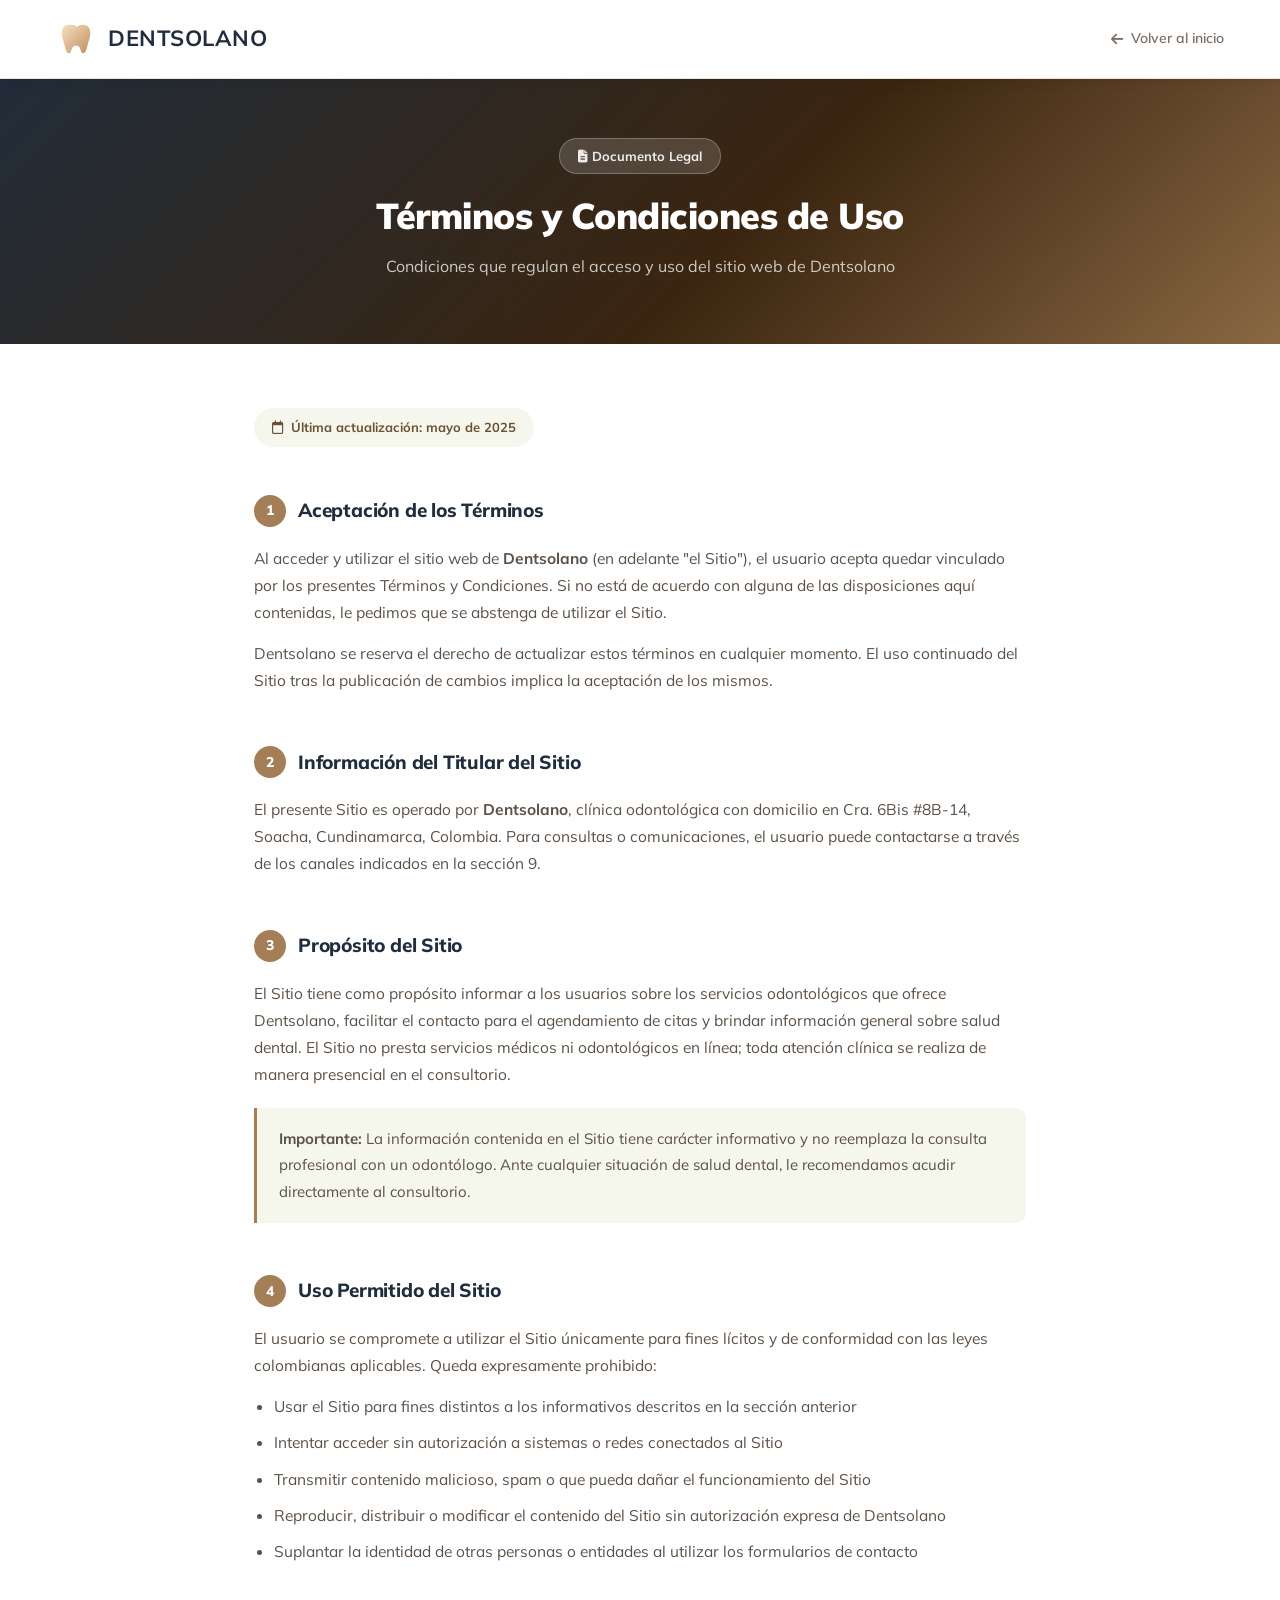
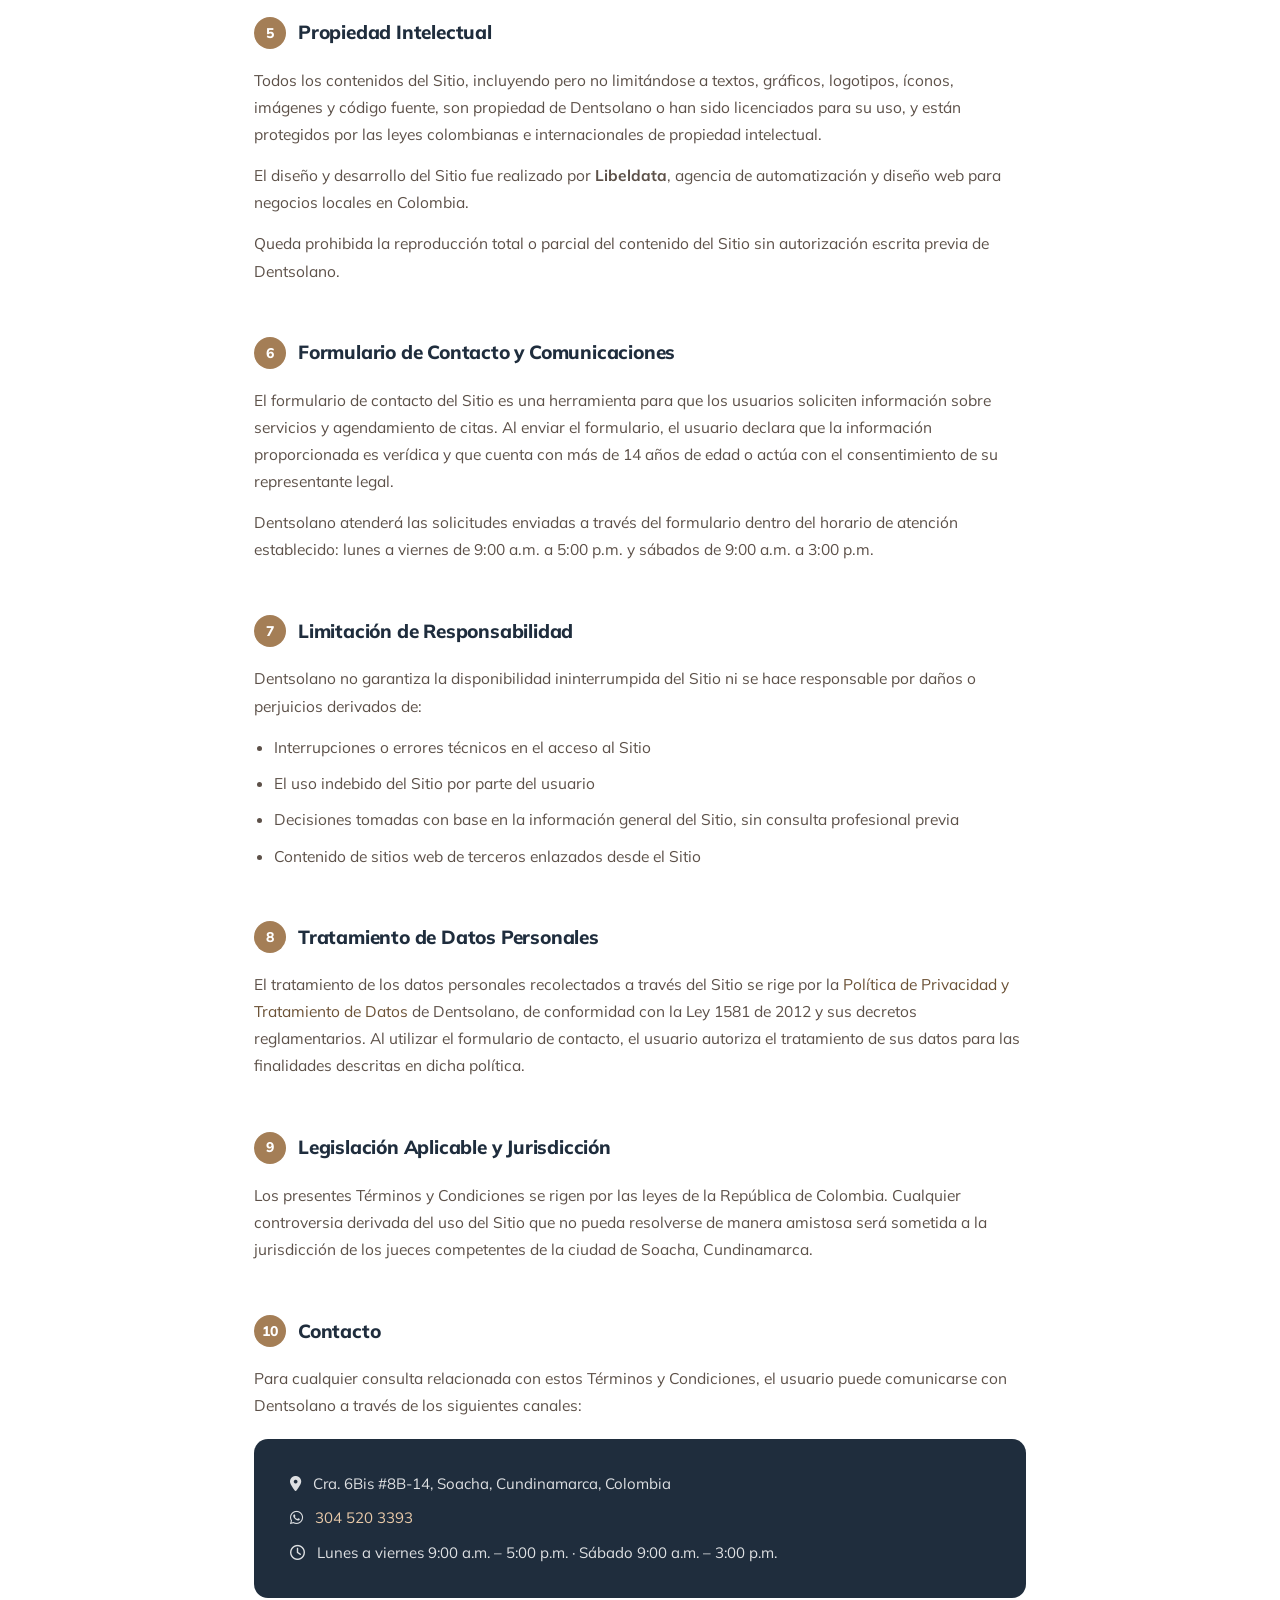
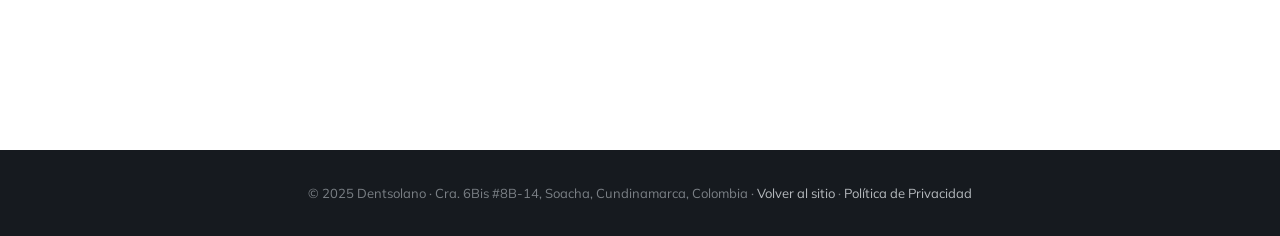
<file: terminos-condiciones.html>
<!DOCTYPE html>
<html lang="es">
<head>
<meta charset="UTF-8"/>
<meta name="viewport" content="width=device-width, initial-scale=1.0"/>
<title>Términos y Condiciones — Dentsolano</title>
<meta name="description" content="Términos y condiciones de uso del sitio web de Dentsolano, clínica odontológica en Soacha, Cundinamarca."/>
<meta name="robots" content="noindex, follow"/>
<link rel="preconnect" href="https://fonts.googleapis.com">
<link rel="preconnect" href="https://fonts.gstatic.com" crossorigin>
<link href="https://fonts.googleapis.com/css2?family=Mulish:wght@400;500;600;700;800;900&family=Cormorant+Garamond:ital,wght@0,500;0,600;1,400;1,500&display=swap" rel="stylesheet">
<link rel="stylesheet" href="https://cdnjs.cloudflare.com/ajax/libs/font-awesome/6.5.0/css/all.min.css">
<link rel="icon" type="image/svg+xml" href="data:image/svg+xml,<svg xmlns='http://www.w3.org/2000/svg' viewBox='0 0 40 40'><rect width='40' height='40' rx='8' fill='%23a47e56'/><path d='M12 5 C 7 5, 4 8, 4 14 C 4 19, 6 22, 7 27 C 8 31, 9 35, 12 35 C 14 35, 14 30, 16 28 C 17 27, 18 27, 19 27 C 20 27, 21 27, 22 28 C 24 30, 24 35, 26 35 C 29 35, 30 31, 31 27 C 32 22, 34 19, 34 14 C 34 8, 31 5, 26 5 C 23 5, 22 6, 20 7 C 18 6, 17 5, 14 5 Z' fill='white'/></svg>"/>
<style>
  :root{
    --teal:#a47e56;--teal-600:#8a6843;--teal-700:#6b5135;--teal-soft:#f6f7ec;
    --navy:#1F2D3D;--ink:#1B2B3A;--body:#5C5048;--muted:#7A6E66;
    --line:#E8E5E1;--bg:#FFFFFF;--bg-soft:#f6f7ec;
  }
  *{box-sizing:border-box;margin:0;padding:0}
  html{scroll-behavior:smooth;}
  body{font-family:'Mulish',sans-serif;color:var(--body);background:var(--bg);line-height:1.7;-webkit-font-smoothing:antialiased;}
  a{color:var(--teal-700);text-decoration:none;transition:color .2s;}
  a:hover{color:var(--navy);text-decoration:underline;}

  /* NAV */
  .nav{position:fixed;top:0;left:0;right:0;z-index:100;background:#fff;border-bottom:1px solid var(--line);box-shadow:0 2px 12px rgba(0,0,0,.06);}
  .nav-inner{display:flex;align-items:center;justify-content:space-between;padding:18px 36px;max-width:1240px;margin:0 auto;}
  .logo{display:flex;align-items:center;gap:10px;font-weight:900;color:var(--navy);font-size:22px;letter-spacing:.5px;text-decoration:none;}
  .logo:hover{text-decoration:none;color:var(--navy);}
  .logo .mark{width:42px;height:42px;display:grid;place-items:center;}
  .logo .light{font-weight:400;opacity:.85;letter-spacing:1.5px;}
  .nav-back{display:inline-flex;align-items:center;gap:8px;color:var(--muted);font-size:14px;font-weight:600;transition:color .2s;white-space:nowrap;}
  .nav-back:hover{color:var(--teal-700);text-decoration:none;}

  /* HERO */
  .legal-hero{
    background:linear-gradient(135deg,#1F2D3D 0%,#3a2510 60%,#8a6843 100%);
    padding-top:calc(74px + 64px);padding-bottom:64px;padding-left:24px;padding-right:24px;text-align:center;color:#fff;
    margin-top:0;
  }
  .legal-hero .tag{
    display:inline-block;background:rgba(255,255,255,.15);border:1px solid rgba(255,255,255,.25);
    color:rgba(255,255,255,.9);font-size:13px;font-weight:700;
    padding:6px 18px;border-radius:999px;margin-bottom:20px;
    backdrop-filter:blur(6px);
  }
  .legal-hero h1{font-family:'Mulish',sans-serif;font-size:36px;font-weight:900;line-height:1.2;margin-bottom:16px;letter-spacing:-.5px;}
  .legal-hero p{font-size:16px;color:rgba(255,255,255,.75);max-width:560px;margin:0 auto;}

  /* CONTENIDO */
  .legal-wrap{max-width:820px;margin:0 auto;padding:64px 24px 100px;}

  .update-badge{
    display:inline-flex;align-items:center;gap:8px;
    background:var(--teal-soft);color:var(--teal-700);
    font-size:13px;font-weight:700;padding:8px 18px;border-radius:999px;
    margin-bottom:48px;
  }

  .section{margin-bottom:52px;}
  .section-num{
    display:inline-flex;align-items:center;justify-content:center;
    width:32px;height:32px;border-radius:50%;
    background:var(--teal);color:#fff;font-weight:800;font-size:14px;
    flex-shrink:0;margin-right:12px;
  }
  .section h2{
    display:flex;align-items:center;
    font-family:'Mulish',sans-serif;font-size:19px;font-weight:800;
    color:var(--navy);margin-bottom:18px;line-height:1.3;letter-spacing:-.2px;
  }
  .section p{font-size:15.5px;color:var(--body);margin-bottom:14px;line-height:1.75;}
  .section p:last-child{margin-bottom:0;}
  .section ul{margin:12px 0 14px 20px;display:flex;flex-direction:column;gap:10px;}
  .section ul li{font-size:15.5px;color:var(--body);}

  .highlight{
    background:var(--teal-soft);border-left:3px solid var(--teal);
    border-radius:0 10px 10px 0;padding:18px 22px;margin:20px 0;
  }
  .highlight p{margin:0;font-size:15px;}

  .contact-box{
    background:var(--navy);color:#fff;border-radius:14px;
    padding:32px 36px;margin-top:20px;
  }
  .contact-box p{color:rgba(255,255,255,.85);margin-bottom:8px;font-size:15px;}
  .contact-box a{color:#e8c9a8;}

  .legal-footer{background:#161A1F;color:#7B8086;text-align:center;padding:32px 24px;font-size:13px;}
  .legal-footer a{color:#B6BABE;transition:color .2s;}
  .legal-footer a:hover{color:var(--teal);}

  @media(max-width:640px){
    .nav-inner{padding:14px 18px;}
    .logo{font-size:16px;}
    .logo .mark{width:28px;height:28px;}
    .legal-hero h1{font-size:26px;}
    .legal-wrap{padding:48px 20px 80px;}
  }
</style>
</head>
<body>

<svg width="0" height="0" style="position:absolute;overflow:hidden" aria-hidden="true">
  <defs>
    <linearGradient id="toothGrad" x1="0%" y1="0%" x2="100%" y2="100%">
      <stop offset="0%" stop-color="#f5dfc0"/>
      <stop offset="100%" stop-color="#c09060"/>
    </linearGradient>
  </defs>
</svg>

<header class="nav">
  <div class="nav-inner">
    <a href="index.html" class="logo">
      <span class="mark">
        <svg width="38" height="38" viewBox="0 0 40 40">
          <path d="M12 5 C 7 5, 4 8, 4 14 C 4 19, 6 22, 7 27 C 8 31, 9 35, 12 35 C 14 35, 14 30, 16 28 C 17 27, 18 27, 19 27 C 20 27, 21 27, 22 28 C 24 30, 24 35, 26 35 C 29 35, 30 31, 31 27 C 32 22, 34 19, 34 14 C 34 8, 31 5, 26 5 C 23 5, 22 6, 20 7 C 18 6, 17 5, 14 5 Z"
            fill="url(#toothGrad)"/>
        </svg>
      </span>
      <strong>DENTSOLANO</strong>
    </a>
    <a href="index.html" class="nav-back"><i class="fa-solid fa-arrow-left"></i> Volver al inicio</a>
  </div>
</header>

<div class="legal-hero">
  <span class="tag"><i class="fa-solid fa-file-lines"></i> Documento Legal</span>
  <h1>Términos y Condiciones de Uso</h1>
  <p>Condiciones que regulan el acceso y uso del sitio web de Dentsolano</p>
</div>

<div class="legal-wrap">

  <span class="update-badge"><i class="fa-regular fa-calendar"></i> Última actualización: mayo de 2025</span>

  <div class="section">
    <h2><span class="section-num">1</span>Aceptación de los Términos</h2>
    <p>Al acceder y utilizar el sitio web de <strong>Dentsolano</strong> (en adelante "el Sitio"), el usuario acepta quedar vinculado por los presentes Términos y Condiciones. Si no está de acuerdo con alguna de las disposiciones aquí contenidas, le pedimos que se abstenga de utilizar el Sitio.</p>
    <p>Dentsolano se reserva el derecho de actualizar estos términos en cualquier momento. El uso continuado del Sitio tras la publicación de cambios implica la aceptación de los mismos.</p>
  </div>

  <div class="section">
    <h2><span class="section-num">2</span>Información del Titular del Sitio</h2>
    <p>El presente Sitio es operado por <strong>Dentsolano</strong>, clínica odontológica con domicilio en Cra. 6Bis #8B-14, Soacha, Cundinamarca, Colombia. Para consultas o comunicaciones, el usuario puede contactarse a través de los canales indicados en la sección 9.</p>
  </div>

  <div class="section">
    <h2><span class="section-num">3</span>Propósito del Sitio</h2>
    <p>El Sitio tiene como propósito informar a los usuarios sobre los servicios odontológicos que ofrece Dentsolano, facilitar el contacto para el agendamiento de citas y brindar información general sobre salud dental. El Sitio no presta servicios médicos ni odontológicos en línea; toda atención clínica se realiza de manera presencial en el consultorio.</p>
    <div class="highlight">
      <p><strong>Importante:</strong> La información contenida en el Sitio tiene carácter informativo y no reemplaza la consulta profesional con un odontólogo. Ante cualquier situación de salud dental, le recomendamos acudir directamente al consultorio.</p>
    </div>
  </div>

  <div class="section">
    <h2><span class="section-num">4</span>Uso Permitido del Sitio</h2>
    <p>El usuario se compromete a utilizar el Sitio únicamente para fines lícitos y de conformidad con las leyes colombianas aplicables. Queda expresamente prohibido:</p>
    <ul>
      <li>Usar el Sitio para fines distintos a los informativos descritos en la sección anterior</li>
      <li>Intentar acceder sin autorización a sistemas o redes conectados al Sitio</li>
      <li>Transmitir contenido malicioso, spam o que pueda dañar el funcionamiento del Sitio</li>
      <li>Reproducir, distribuir o modificar el contenido del Sitio sin autorización expresa de Dentsolano</li>
      <li>Suplantar la identidad de otras personas o entidades al utilizar los formularios de contacto</li>
    </ul>
  </div>

  <div class="section">
    <h2><span class="section-num">5</span>Propiedad Intelectual</h2>
    <p>Todos los contenidos del Sitio, incluyendo pero no limitándose a textos, gráficos, logotipos, íconos, imágenes y código fuente, son propiedad de Dentsolano o han sido licenciados para su uso, y están protegidos por las leyes colombianas e internacionales de propiedad intelectual.</p>
    <p>El diseño y desarrollo del Sitio fue realizado por <strong>Libeldata</strong>, agencia de automatización y diseño web para negocios locales en Colombia.</p>
    <p>Queda prohibida la reproducción total o parcial del contenido del Sitio sin autorización escrita previa de Dentsolano.</p>
  </div>

  <div class="section">
    <h2><span class="section-num">6</span>Formulario de Contacto y Comunicaciones</h2>
    <p>El formulario de contacto del Sitio es una herramienta para que los usuarios soliciten información sobre servicios y agendamiento de citas. Al enviar el formulario, el usuario declara que la información proporcionada es verídica y que cuenta con más de 14 años de edad o actúa con el consentimiento de su representante legal.</p>
    <p>Dentsolano atenderá las solicitudes enviadas a través del formulario dentro del horario de atención establecido: lunes a viernes de 9:00 a.m. a 5:00 p.m. y sábados de 9:00 a.m. a 3:00 p.m.</p>
  </div>

  <div class="section">
    <h2><span class="section-num">7</span>Limitación de Responsabilidad</h2>
    <p>Dentsolano no garantiza la disponibilidad ininterrumpida del Sitio ni se hace responsable por daños o perjuicios derivados de:</p>
    <ul>
      <li>Interrupciones o errores técnicos en el acceso al Sitio</li>
      <li>El uso indebido del Sitio por parte del usuario</li>
      <li>Decisiones tomadas con base en la información general del Sitio, sin consulta profesional previa</li>
      <li>Contenido de sitios web de terceros enlazados desde el Sitio</li>
    </ul>
  </div>

  <div class="section">
    <h2><span class="section-num">8</span>Tratamiento de Datos Personales</h2>
    <p>El tratamiento de los datos personales recolectados a través del Sitio se rige por la <a href="politica-privacidad.html">Política de Privacidad y Tratamiento de Datos</a> de Dentsolano, de conformidad con la Ley 1581 de 2012 y sus decretos reglamentarios. Al utilizar el formulario de contacto, el usuario autoriza el tratamiento de sus datos para las finalidades descritas en dicha política.</p>
  </div>

  <div class="section">
    <h2><span class="section-num">9</span>Legislación Aplicable y Jurisdicción</h2>
    <p>Los presentes Términos y Condiciones se rigen por las leyes de la República de Colombia. Cualquier controversia derivada del uso del Sitio que no pueda resolverse de manera amistosa será sometida a la jurisdicción de los jueces competentes de la ciudad de Soacha, Cundinamarca.</p>
  </div>

  <div class="section">
    <h2><span class="section-num">10</span>Contacto</h2>
    <p>Para cualquier consulta relacionada con estos Términos y Condiciones, el usuario puede comunicarse con Dentsolano a través de los siguientes canales:</p>
    <div class="contact-box">
      <p><i class="fa-solid fa-location-dot"></i> &nbsp; Cra. 6Bis #8B-14, Soacha, Cundinamarca, Colombia</p>
      <p><i class="fa-brands fa-whatsapp"></i> &nbsp; <a href="https://wa.me/573045203393">304 520 3393</a></p>
      <p><i class="fa-regular fa-clock"></i> &nbsp; Lunes a viernes 9:00 a.m. – 5:00 p.m. · Sábado 9:00 a.m. – 3:00 p.m.</p>
    </div>
  </div>

</div>

<footer class="legal-footer">
  <p>© 2025 Dentsolano · Cra. 6Bis #8B-14, Soacha, Cundinamarca, Colombia · <a href="index.html">Volver al sitio</a> · <a href="politica-privacidad.html">Política de Privacidad</a></p>
</footer>

</body>
</html>
</file>
<file: css/main.css>
/* ═══════════════════════════════════════════
   Dentsolano Soacha — Estilos principales
   Desarrollado por Libeldata
═══════════════════════════════════════════ */

  :root{
    --teal:#a47e56;
    --teal-600:#8a6843;
    --teal-700:#6b5135;
    --teal-soft:#f6f7ec;
    --teal-mint:#ede8de;
    --navy:#1F2D3D;
    --navy-2:#243447;
    --ink:#1B2B3A;
    --body:#5C5048;
    --muted:#7A6E66;
    --line:#E8E5E1;
    --bg:#FFFFFF;
    --bg-soft:#f6f7ec;
    --star:#F5B82E;
  }
  *{box-sizing:border-box}
  html,body{margin:0;padding:0}
  body{
    font-family:'Mulish', system-ui, -apple-system, Segoe UI, sans-serif;
    color:var(--body);
    background:var(--bg);
    line-height:1.55;
    -webkit-font-smoothing:antialiased;
  }
  a{color:inherit;text-decoration:none}
  img{max-width:100%;display:block}
  .container{max-width:1240px;margin:0 auto;padding:0 28px}

  /* ---------- NAV ---------- */
  .nav{
    position:fixed;top:0;left:0;right:0;z-index:50;
    background:transparent;
    border-bottom:none;
    transition:background .35s ease, box-shadow .35s ease;
  }
  .nav.scrolled{
    background:#fff;
    border-bottom:1px solid var(--line);
    box-shadow:0 2px 20px rgba(0,0,0,.07);
  }
  .nav .logo{color:#fff !important;}
  .nav .logo .light{color:rgba(255,255,255,.85) !important;}
  .nav .nav-links a{color:#fff !important; font-weight:600;}
  .nav .nav-links a:hover{color:var(--teal) !important;}
  .nav.scrolled .logo{color:var(--navy) !important;}
  .nav.scrolled .logo .light{color:var(--navy) !important;}
  .nav.scrolled .nav-links a{color:var(--navy) !important;}
  .nav.scrolled .nav-links a:hover{color:var(--teal-700) !important;}
  body{padding-top:0;}
  .nav-inner{
    display:flex;align-items:center;justify-content:space-between;
    padding:18px 36px;
  }
  .logo{
    display:flex;align-items:center;gap:10px;
    font-weight:900;letter-spacing:.5px;
    color:var(--navy);font-size:22px;
  }
  .logo .mark{
    width:42px;height:42px;
    display:grid;place-items:center;
  }
  .logo .light{font-weight:400;color:var(--navy);opacity:.85;letter-spacing:1.5px}
  .nav-links{display:flex;gap:38px;list-style:none;margin:0;padding:0}
  .nav-links a{
    color:var(--navy);font-weight:600;font-size:15px;
    transition:color .2s;
  }
  .nav-links a:hover{color:var(--teal-700)}
  .btn{
    display:inline-flex;align-items:center;gap:10px;
    padding:12px 22px;border-radius:999px;
    font-weight:700;font-size:14px;
    border:none;cursor:pointer;transition:transform .15s, box-shadow .2s, background .2s, color .2s;
    text-decoration:none;
  }
  .btn-teal{
    background:var(--teal);color:#fff;
    box-shadow:0 6px 18px -8px rgba(164,126,86,.65);
    transition:background .2s, color .2s, border-color .2s, transform .15s;
  }
  .btn-teal:hover{background:var(--teal-600);transform:translateY(-1px)}
  .hero-ctas .btn-teal:hover{
    background:#fff;color:var(--navy);
    box-shadow:0 6px 18px -8px rgba(255,255,255,.4);
    transform:translateY(-1px);
  }
  .nav-inner .btn-teal:hover{
    background:var(--navy);color:#fff;
    box-shadow:none;transform:translateY(-1px);
  }
  .btn-outline-white{
    background:transparent;color:#fff;border:1.5px solid rgba(255,255,255,.8);
  }
  .btn-outline-white:hover{background:#fff;color:var(--navy);border-color:#fff;}
  .btn-outline-navy{
    background:#fff;color:var(--navy);border:1.5px solid var(--navy);
  }
  .btn-outline-navy:hover{background:var(--navy);color:#fff}
  .btn-navy{background:var(--navy);color:#fff}
  .btn-navy:hover{background:var(--ink)}
  .btn-white{background:#fff;color:var(--navy);transition:background .2s, color .2s, transform .2s, box-shadow .2s;}
  .btn-white:hover{background:var(--navy);color:#fff;transform:translateY(-2px);box-shadow:0 8px 24px rgba(31,45,61,.25);}

  /* ---------- HERO ---------- */
  .hero{
    position:relative;min-height:100vh;
    display:flex;align-items:center;justify-content:center;
    overflow:hidden;
    background:#2a1608;
  }
  .hero-bg{
    position:absolute;inset:0;
    background-image:url('../img/hero.jpg');
    background-size:cover;
    background-position:center 7%;
    filter:saturate(.85);
  }
  .hero-overlay{
    position:absolute;inset:0;
    background:linear-gradient(180deg,
      rgba(30,12,4,.75) 0%,
      rgba(40,18,6,.65) 50%,
      rgba(30,12,4,.78) 100%);
  }
  .hero-content{
    position:relative;z-index:2;text-align:center;
    color:#fff;max-width:920px;padding:160px 24px 100px;
  }
  .hero-stats{
    display:flex;gap:0;justify-content:center;margin-top:56px;
  }
  .hero-stat{
    padding:0 36px;text-align:center;
  }
  .hero-stat:not(:last-child){border-right:1px solid rgba(255,255,255,.2);}
  .hero-stat .val{font-size:26px;font-weight:900;color:#e8c9a8;display:block;letter-spacing:-.5px;}
  .hero-stat .lbl{font-size:12px;color:rgba(255,255,255,.55);margin-top:3px;display:block;font-weight:600;letter-spacing:.5px;text-transform:uppercase;}
  .badge{
    display:inline-flex;align-items:center;gap:8px;
    background:rgba(255,255,255,.14);
    border:1px solid rgba(255,255,255,.25);
    color:#fff;font-weight:600;font-size:14px;
    padding:8px 18px;border-radius:999px;
    backdrop-filter:blur(6px);
  }
  .badge .star{color:var(--star)}
  .hero h1{
    font-size:64px;line-height:1.05;margin:24px 0 22px;
    font-weight:900;letter-spacing:-1px;
    color:#fff;
  }
  .hero h1 .accent{color:#e8c9a8;display:inline}
  .hero p.lede{
    font-size:19px;color:rgba(255,255,255,.92);
    max-width:680px;margin:0 auto 36px;line-height:1.55;
  }
  .hero-ctas{display:flex;gap:16px;justify-content:center;flex-wrap:wrap}

  /* ---------- SECTION HEADER ---------- */
  section{padding:80px 0}
  section[id]{scroll-margin-top:55px;}
  .pill{
    display:inline-block;
    color:var(--teal-700);background:#fff;
    border:1.5px solid var(--teal);
    padding:7px 22px;border-radius:999px;
    font-weight:700;font-size:14px;
  }
  .pill-soft{
    color:var(--teal-700);background:var(--teal-soft);
    border:none;padding:8px 22px;border-radius:999px;
    font-weight:700;font-size:14px;display:inline-block;
  }
  .h2{
    font-size:48px;line-height:1.15;font-weight:900;
    color:var(--navy);letter-spacing:-.5px;margin:18px 0 14px;
  }
  .h2 .accent{color:var(--teal-700)}
  .h2 .accent-blue{color:#2D6A8E}
  .section-head{text-align:center;max-width:760px;margin:0 auto 64px}
  .section-head p{font-size:17px;color:var(--muted);margin:0}

  /* ---------- SERVICIOS ---------- */
  .services-grid{
    display:grid;grid-template-columns:repeat(4,1fr);gap:22px;
  }
  .service-card{
    border:1px solid var(--line);
    border-radius:14px;padding:28px 24px;
    background:#fff;
    transition:transform .25s, box-shadow .25s, border-color .25s;
  }
  .service-card:hover{
    transform:translateY(-4px);
    border-color:var(--teal);
    box-shadow:0 18px 40px -22px rgba(31,45,61,.18);
  }
  .icon-bubble{
    width:54px;height:54px;border-radius:50%;
    background:#f0e8de;
    display:grid;place-items:center;
    color:var(--navy);font-size:20px;
    margin-bottom:20px;
  }
  .service-card h3{
    font-size:19px;font-weight:800;color:var(--navy);
    margin:0 0 12px;letter-spacing:-.2px;
  }
  .service-card p{font-size:14px;color:var(--muted);margin:0 0 18px;line-height:1.55}
  .feat-list{list-style:none;margin:0;padding:0}
  .feat-list li{
    display:flex;align-items:center;gap:10px;
    padding:4px 0;color:var(--navy);font-size:14px;font-weight:500;
  }
  .feat-list i{color:var(--teal-700);font-size:13px}

  /* ---------- NOSOTROS ---------- */
  .nosotros{
    background:#ede8de;
    padding:120px 0;
  }
  .nosotros-grid{
    display:grid;grid-template-columns:1.05fr 1fr;gap:80px;align-items:center;
  }
  .nosotros img{
    border-radius:14px;
    box-shadow:0 30px 60px -30px rgba(31,45,61,.25);
    width:100%;height:auto;
  }
  .small-eyebrow{
    color:var(--teal-700);font-weight:600;font-size:15px;letter-spacing:.2px;
    font-family:'Cormorant Garamond', serif;font-style:italic;font-size:18px;
  }
  .nosotros h2{
    font-family:'Cormorant Garamond', serif;font-weight:600;
    font-size:46px;line-height:1.15;color:var(--navy);letter-spacing:-.5px;
    margin:10px 0 26px;
  }
  .nosotros p{
    font-size:16px;color:var(--body);margin:0 0 18px;line-height:1.7;
  }
  .check-list{list-style:none;padding:0;margin:34px 0 0;display:flex;flex-direction:column;gap:14px}
  .check-list li{display:flex;align-items:center;gap:14px;color:var(--navy);font-weight:500;font-size:15.5px}
  .check-list .ck{
    width:30px;height:30px;border-radius:50%;background:#fff;
    display:grid;place-items:center;color:var(--teal-700);font-size:13px;
    box-shadow:0 0 0 1.5px var(--teal) inset;
  }

  /* ---------- POR QUÉ ---------- */
  .why{background:linear-gradient(180deg,#F8F5F0 0%, #F0EAE0 100%)}
  .why-grid{display:grid;grid-template-columns:1fr 1fr;gap:24px;max-width:1100px;margin:0 auto}
  .why-card{
    position:relative;background:#fff;border-radius:14px;
    padding:38px 36px;border:1px solid #EBE5DC;
    transition:transform .2s, box-shadow .2s;
  }
  .why-card:hover{transform:translateY(-3px);box-shadow:0 18px 40px -22px rgba(31,45,61,.18)}
  .why-card .num{
    position:absolute;top:22px;right:32px;
    font-size:54px;font-weight:900;color:#d4b896;letter-spacing:-2px;line-height:1;
  }
  .why-card .ic{
    width:52px;height:52px;border-radius:50%;
    background:var(--navy);color:#fff;font-size:18px;
    display:grid;place-items:center;margin-bottom:34px;
  }
  .why-card h3{
    font-size:23px;font-weight:800;color:var(--navy);margin:0 0 12px;letter-spacing:-.2px;
  }
  .why-card p{margin:0;color:var(--muted);font-size:15px;line-height:1.6}

  /* ---------- TESTIMONIOS ---------- */
  .testimonios{background:#FAF8F5}
  .testimonios .section-head{margin-bottom:42px}
  .test-eyebrow{
    font-family:'Cormorant Garamond', serif;font-style:italic;
    color:var(--muted);font-size:22px;
  }
  .test-card{
    max-width:980px;margin:0 auto;background:#fff;
    border-radius:14px;padding:56px 60px 80px;
    box-shadow:0 18px 60px -30px rgba(31,45,61,.18);
    position:relative;
  }
  .rating-pill{
    display:inline-flex;align-items:center;gap:7px;
    background:#1B2B3A;color:#fff;
    padding:6px 14px;border-radius:999px;font-weight:700;font-size:14px;
  }
  .rating-pill .star{color:var(--star)}
  .quote-mark{
    text-align:center;color:var(--teal);font-size:54px;line-height:1;margin:34px 0 16px;
    font-family:'Cormorant Garamond', serif;
  }
  .test-quote{
    font-family:'Cormorant Garamond', serif;font-style:italic;
    text-align:center;font-size:22px;color:var(--navy);line-height:1.55;
    max-width:760px;margin:0 auto 28px;font-weight:500;
    min-height:108px;
  }
  .test-person{
    display:flex;align-items:center;justify-content:center;gap:16px;
  }
  .test-avatar{
    width:60px;height:60px;border-radius:50%;
    background:linear-gradient(135deg,#F5DFC0,#C09060);
    display:grid;place-items:center;color:#fff;font-weight:800;
    border:3px solid #F0E0C8;font-size:18px;
  }
  .test-name{font-weight:800;color:var(--navy);font-size:16px}
  .test-loc{font-size:13.5px;color:var(--muted)}
  .stars{display:flex;gap:4px;justify-content:center;margin:18px 0 0;color:var(--star);font-size:16px}
  .test-controls{
    position:absolute;bottom:28px;right:38px;display:flex;gap:10px;
  }
  .test-btn{
    width:42px;height:42px;border-radius:8px;border:1px solid var(--line);
    background:#fff;color:var(--navy);cursor:pointer;font-size:14px;
    display:grid;place-items:center;transition:.2s;
  }
  .test-btn.active{background:var(--navy);color:#fff;border-color:var(--navy)}
  .test-btn:hover{background:#F5F0EA}
  .test-dots{
    position:absolute;bottom:38px;left:50%;transform:translateX(-50%);
    display:flex;gap:8px;align-items:center;
  }
  .test-dots .dot{width:8px;height:8px;border-radius:50%;background:#D5DADA;cursor:pointer;transition:.2s}
  .test-dots .dot.active{width:24px;border-radius:4px;background:var(--teal)}

  /* ---------- CONTACTO ---------- */
  .contacto{padding:48px 0;min-height:calc(100vh - 72px);display:flex;align-items:center;}
  .contacto-grid{
    width:100%;
    display:grid;
    grid-template-columns:1fr 1fr;
    gap:48px;
    align-items:stretch;
  }
  .map-col{display:flex;flex-direction:column;}
  .map-wrap{
    border-radius:14px;overflow:hidden;
    box-shadow:0 18px 50px -28px rgba(31,45,61,.2);
    border:1px solid var(--line);
    flex:1;min-height:260px;
  }
  .map-wrap iframe{width:100%;height:100%;border:0;display:block;}
  .contacto h2{font-size:30px;font-weight:900;color:var(--navy);margin:0 0 20px;letter-spacing:-.3px}
  .contacto h2 .accent{color:var(--teal-700)}
  .info-row{display:flex;align-items:flex-start;gap:12px;margin-bottom:10px}
  .info-ic{
    width:36px;height:36px;border-radius:50%;background:var(--teal-soft);
    color:var(--teal-700);display:grid;place-items:center;flex-shrink:0;font-size:14px;
  }
  .info-row strong{color:var(--navy);font-weight:800;font-size:14px;display:block;margin-bottom:2px}
  .info-row span{color:var(--muted);font-size:13.5px}
  .ct-cta{display:flex;gap:10px;margin:14px 0 14px;flex-wrap:wrap}
  .form-grid{display:grid;grid-template-columns:1fr 1fr;gap:10px;margin-top:16px}
  .form-grid .full{grid-column:1/-1}
  .input, .select, .textarea{
    width:100%;padding:12px 16px;border:1px solid var(--line);
    border-radius:10px;background:#fff;font-family:inherit;font-size:14px;color:var(--navy);
    outline:none;transition:.2s;
  }
  .input:focus,.select:focus,.textarea:focus{border-color:var(--teal);box-shadow:0 0 0 4px rgba(164,126,86,.15)}
  .textarea{min-height:95px;resize:vertical}
  .send-btn{
    width:100%;padding:13px;border-radius:999px;background:var(--teal);
    color:#fff;font-weight:800;font-size:15px;border:none;cursor:pointer;
    display:inline-flex;align-items:center;justify-content:center;gap:10px;
    margin-top:6px;transition:.2s;
  }
  .send-btn:hover{background:var(--navy);color:#fff;}

  /* ---------- CTA ---------- */
  .cta-band{
    background:linear-gradient(110deg,#3D1F08 0%, #6b5135 50%, #a47e56 100%);
    padding:110px 24px;text-align:center;color:#fff;
  }
  .cta-band h2{font-size:42px;font-weight:900;margin:0 0 16px;letter-spacing:-.5px}
  .cta-band p{font-size:17px;color:rgba(255,255,255,.92);max-width:600px;margin:0 auto 30px}
  .cta-band .btn-white{padding:18px 32px;font-size:16px}
  .cta-meta{margin-top:24px;font-size:13px;color:rgba(255,255,255,.85);font-weight:600}

  /* ---------- FOOTER ---------- */
  footer{background:#161A1F;color:#B6BABE;padding:80px 0 40px}
  .ft-top{
    display:grid;grid-template-columns:1.4fr 1fr;gap:40px;align-items:center;
    padding-bottom:36px;border-bottom:1px solid #262C32;margin-bottom:40px;
  }
  .ft-logo{display:flex;align-items:center;gap:10px}
  .ft-logo .name{color:#fff;font-weight:900;font-size:22px;letter-spacing:.5px}
  .ft-logo .light{font-weight:400;opacity:.85;letter-spacing:1.5px}
  .ft-tag{color:#9DA3A9;font-size:14.5px;line-height:1.6}
  .ft-cols{display:grid;grid-template-columns:repeat(4,1fr);gap:36px;margin-bottom:64px}
  .ft-cols h4{color:#fff;font-size:15.5px;margin:0 0 20px;font-weight:800}
  .ft-cols ul{list-style:none;padding:0;margin:0;display:flex;flex-direction:column;gap:11px}
  .ft-cols a{color:#B6BABE;font-size:14.5px;transition:.2s}
  .ft-cols a:hover{color:var(--teal)}
  .ft-bottom{
    border-top:1px solid #262C32;
    padding-top:28px;
    display:grid;
    grid-template-columns:1fr 1fr;
    align-items:center;
    gap:12px;
  }
  .ft-script{font-family:'Cormorant Garamond', serif;font-style:italic;color:#fff;font-size:30px}
  .ft-cr{color:#7B8086;font-size:13px;text-align:right;line-height:1.6}

  /* ---------- WhatsApp FAB ---------- */
  @keyframes pulse-dot{
    0%,100%{transform:scale(1);opacity:1;}
    50%{transform:scale(1.4);opacity:.7;}
  }
  .wa-fab{
    position:fixed;bottom:26px;right:26px;z-index:40;
    width:58px;height:58px;border-radius:50%;
    background:#25D366;color:#fff;display:grid;place-items:center;
    box-shadow:0 14px 32px -10px rgba(37,211,102,.6);
    font-size:26px;cursor:pointer;
    transition:transform .2s;
  }
  .wa-fab:hover{transform:scale(1.05)}
  .wa-fab .badge-dot{
    position:absolute;top:0;left:0;width:14px;height:14px;border-radius:50%;
    background:#FF4D4D;border:2px solid #fff;
    animation:pulse-dot 1.5s ease-in-out infinite;
  }

  /* Hero animations */
  .hero-content .badge{opacity:0;transform:translateY(16px);animation:heroFade .6s ease .2s forwards;}
  .hero h1{opacity:0;transform:translateY(20px);animation:heroFade .7s ease .4s forwards;}
  .hero p.lede{opacity:0;transform:translateY(20px);animation:heroFade .7s ease .6s forwards;}
  .hero-ctas{opacity:0;transform:translateY(20px);animation:heroFade .7s ease .8s forwards;}
  .hero-stats{opacity:0;transform:translateY(16px);animation:heroFade .7s ease 1s forwards;}
  @keyframes heroFade{to{opacity:1;transform:translateY(0);}}
  @keyframes heroBounce{
    0%,100%{transform:translateY(0);}
    50%{transform:translateY(8px);}
  }
  #hero-arrow:hover{color:rgba(255,255,255,.9);}
  .reveal{
    opacity:0;
    transform:translateY(22px);
    transition:opacity .65s ease, transform .65s ease;
  }
  .reveal.visible{
    opacity:1;
    transform:translateY(0);
  }
  .reveal-d1{transition-delay:.1s}
  .reveal-d2{transition-delay:.2s}
  .reveal-d3{transition-delay:.3s}
  .reveal-d4{transition-delay:.4s}

  /* Hamburguesa */
  .menu-btn{display:none;}
  .mobile-menu{max-height:0;overflow:hidden;}
  @media (max-width: 980px){
    .nav-links{display:none}
    .nav-cta-btn{display:none !important;}
    .menu-btn{
      display:flex;flex-direction:column;justify-content:center;gap:5px;
      width:36px;height:36px;background:none;border:none;cursor:pointer;padding:4px;
    }
    .menu-btn span{
      display:block;height:2px;border-radius:2px;
      background:#fff;transition:transform .3s, opacity .3s;
    }
    .nav.scrolled .menu-btn span{background:var(--navy);}
    .menu-btn.open span:nth-child(1){transform:translateY(7px) rotate(45deg);}
    .menu-btn.open span:nth-child(2){opacity:0;}
    .menu-btn.open span:nth-child(3){transform:translateY(-7px) rotate(-45deg);}
    .mobile-menu{
      display:flex;flex-direction:column;
      background:#fff;border-top:none;
      padding:0;
      max-height:0;overflow:hidden;
      transition:max-height .35s ease, padding .35s ease;
    }
    .mobile-menu.open{max-height:400px;padding:8px 0;border-top:1px solid var(--line);}
    .mobile-menu a{
      padding:14px 24px;font-weight:700;font-size:15px;
      color:var(--navy);text-decoration:none;border-bottom:1px solid var(--line);
      transition:background .2s,color .2s;
    }
    .mobile-menu a:last-child{border-bottom:none;}
    .mobile-menu a:hover{background:var(--teal-soft);color:var(--teal-700);}
    .mobile-menu .btn-mobile-cta{
      margin:12px 24px 8px;border-radius:999px;text-align:center;
      background:var(--teal);color:#fff;border:none;
    }
    .mobile-menu .btn-mobile-cta:hover{background:var(--teal-600);}
    .hero h1{font-size:42px}
    .hero{min-height:640px}
    .h2{font-size:34px}
    .nosotros h2{font-size:34px}
    .services-grid{grid-template-columns:1fr 1fr}
    .nosotros-grid,.contacto-grid,.why-grid,.ft-top,.ft-cols{grid-template-columns:1fr;gap:36px}
    .test-card{padding:42px 28px 80px}
    .test-quote{font-size:20px}
    .map-wrap{height:380px;flex:none;}
    section{padding:80px 0}
  }
  @media (max-width: 620px){
    .services-grid{grid-template-columns:1fr}
    .form-grid{grid-template-columns:1fr}
    .ft-cols{grid-template-columns:1fr 1fr}
    .nav-inner{padding:14px 18px}
    .hero h1{font-size:32px}
    .logo{font-size:16px}
    .logo .mark{width:28px;height:28px}
    .hero-stats{margin-top:40px;gap:0}
    .hero-stat{padding:0 16px}
    .hero-stat .val{font-size:18px}
    .hero-stat .lbl{font-size:10px;letter-spacing:.3px}
    .hero-content{padding-bottom:80px}
    .hero-ctas{flex-direction:column;align-items:center;gap:10px}
    .hero-ctas .btn{width:auto;min-width:220px;max-width:280px;justify-content:center;padding:11px 20px;font-size:13.5px;}
    .cta-band h2{font-size:28px}
    .cta-band p{font-size:15px}
    .ft-cols a{font-size:13px}
    .ft-bottom{flex-direction:column;gap:10px;text-align:center;padding-bottom:20px}
    .ft-script{font-size:22px}
    .ft-cr{font-size:12px}
  }

/* ═══ Cookie Banner & Libeldata ═══ */
@keyframes pulse-libeldata{
  0%,100%{opacity:1;}
  50%{opacity:.45;}
}
.libeldata-link{
  animation:pulse-libeldata 3s ease-in-out infinite;
}
#cookie-accept{
  flex-shrink:0;background:var(--teal);color:#fff;
  border:1.5px solid var(--teal);cursor:pointer;
  padding:11px 28px;border-radius:999px;font-weight:800;font-size:14px;
  font-family:'Mulish',sans-serif;
  transition:background .2s, color .2s, border-color .2s, transform .15s;
  white-space:nowrap;
}
#cookie-accept:hover{background:#1F2D3D;color:#fff;border-color:#1F2D3D;transform:translateY(-1px);}

/* ═══ Service card highlight flash desde footer ═══ */
[id^="svc-"]{
  scroll-margin-top:80px;
  position:relative;
}
@keyframes svcRipple{
  0%  { box-shadow:0 0 0 0px rgba(164,126,86,.5), 0 0 0 0px rgba(164,126,86,.3), 0 0 0 0px rgba(164,126,86,.15); }
  100%{ box-shadow:0 0 0 12px rgba(164,126,86,0), 0 0 0 24px rgba(164,126,86,0), 0 0 0 40px rgba(164,126,86,0); }
}
.svc-flash{
  animation:svcRipple 1.8s ease-out forwards;
}
</file>
